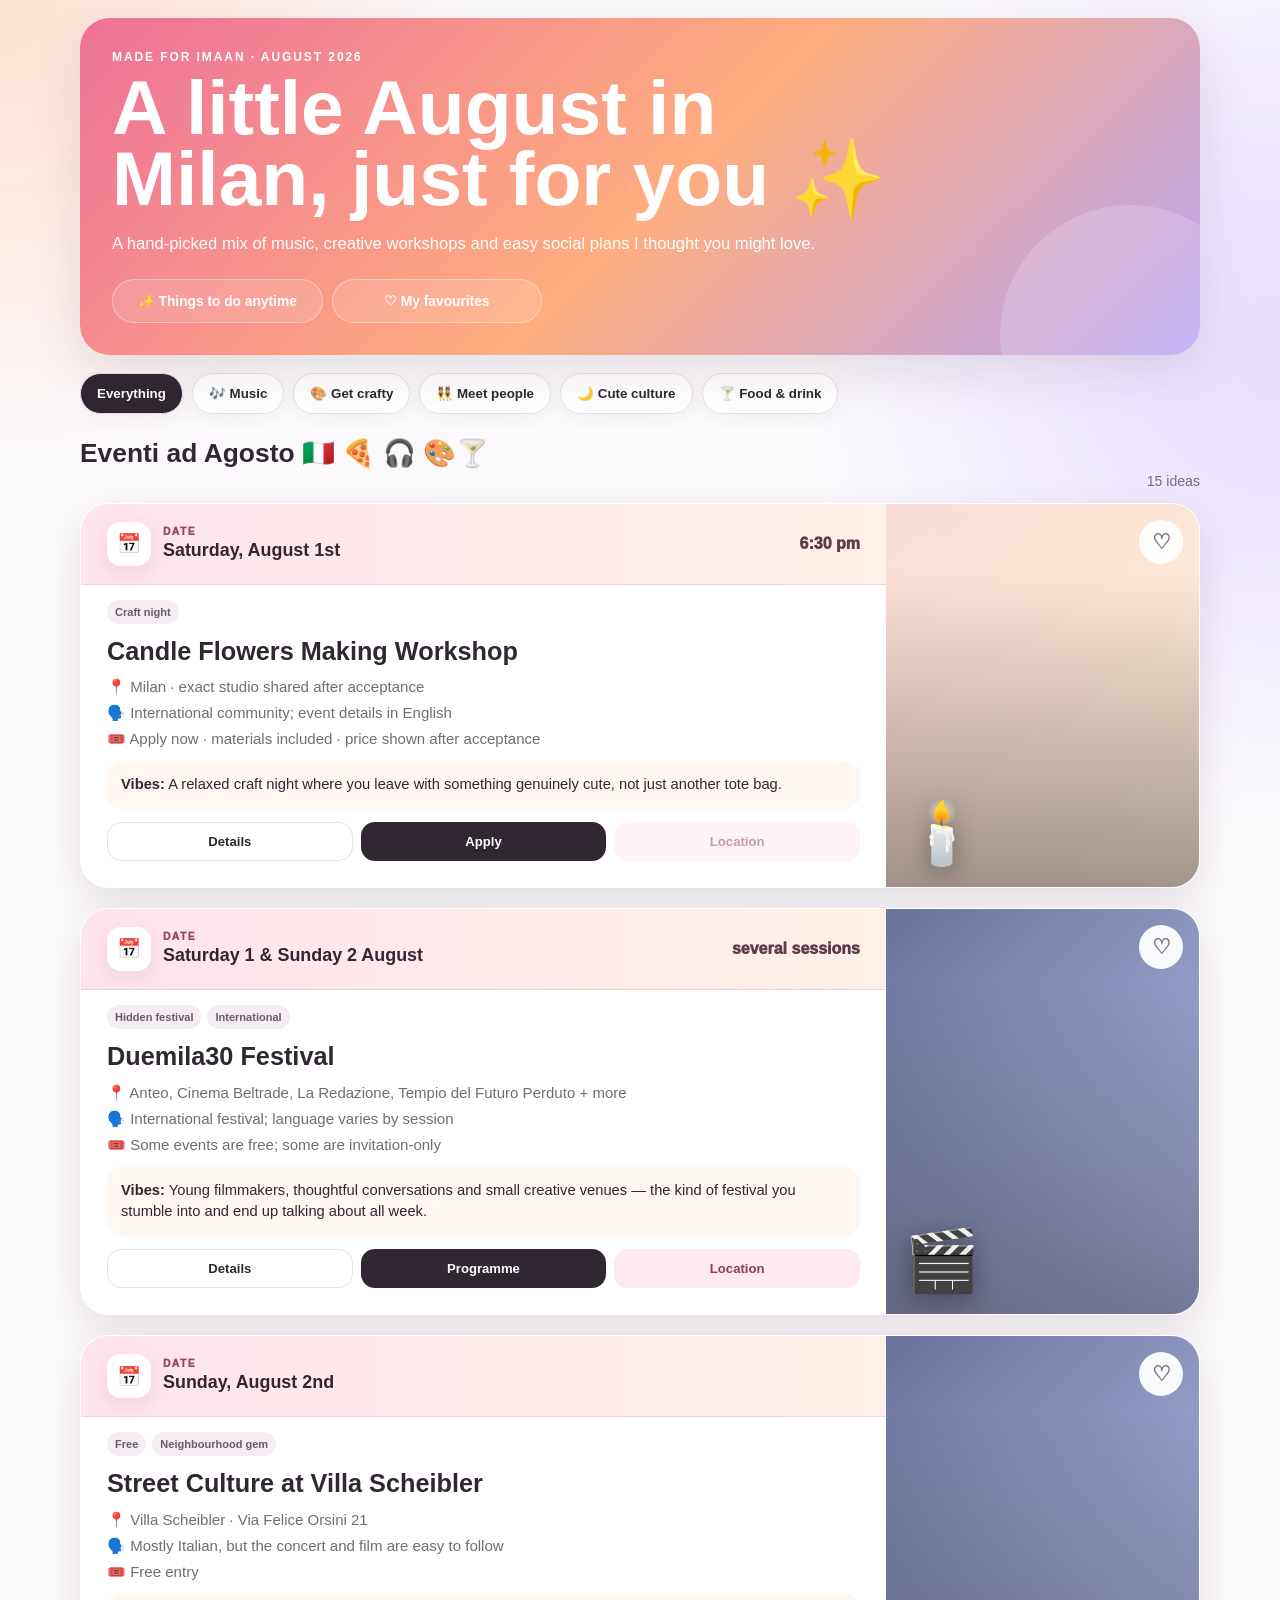
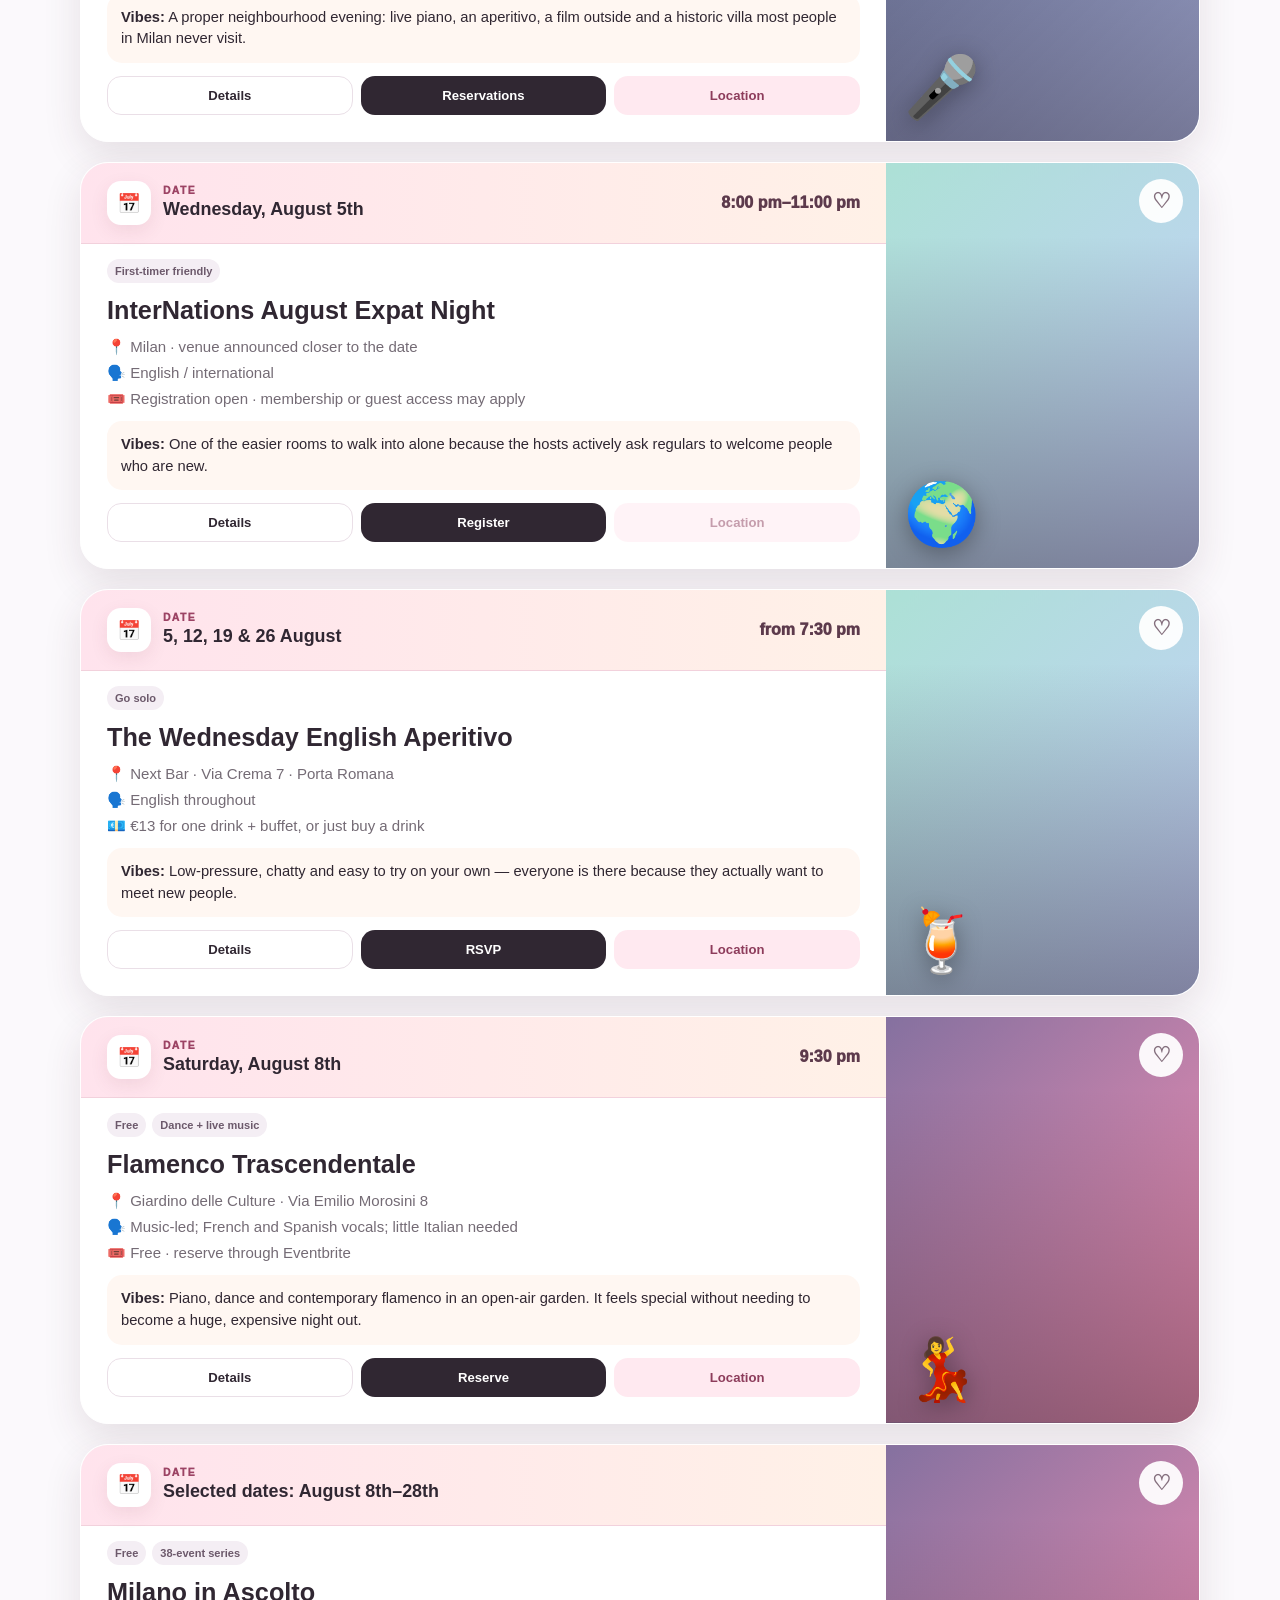
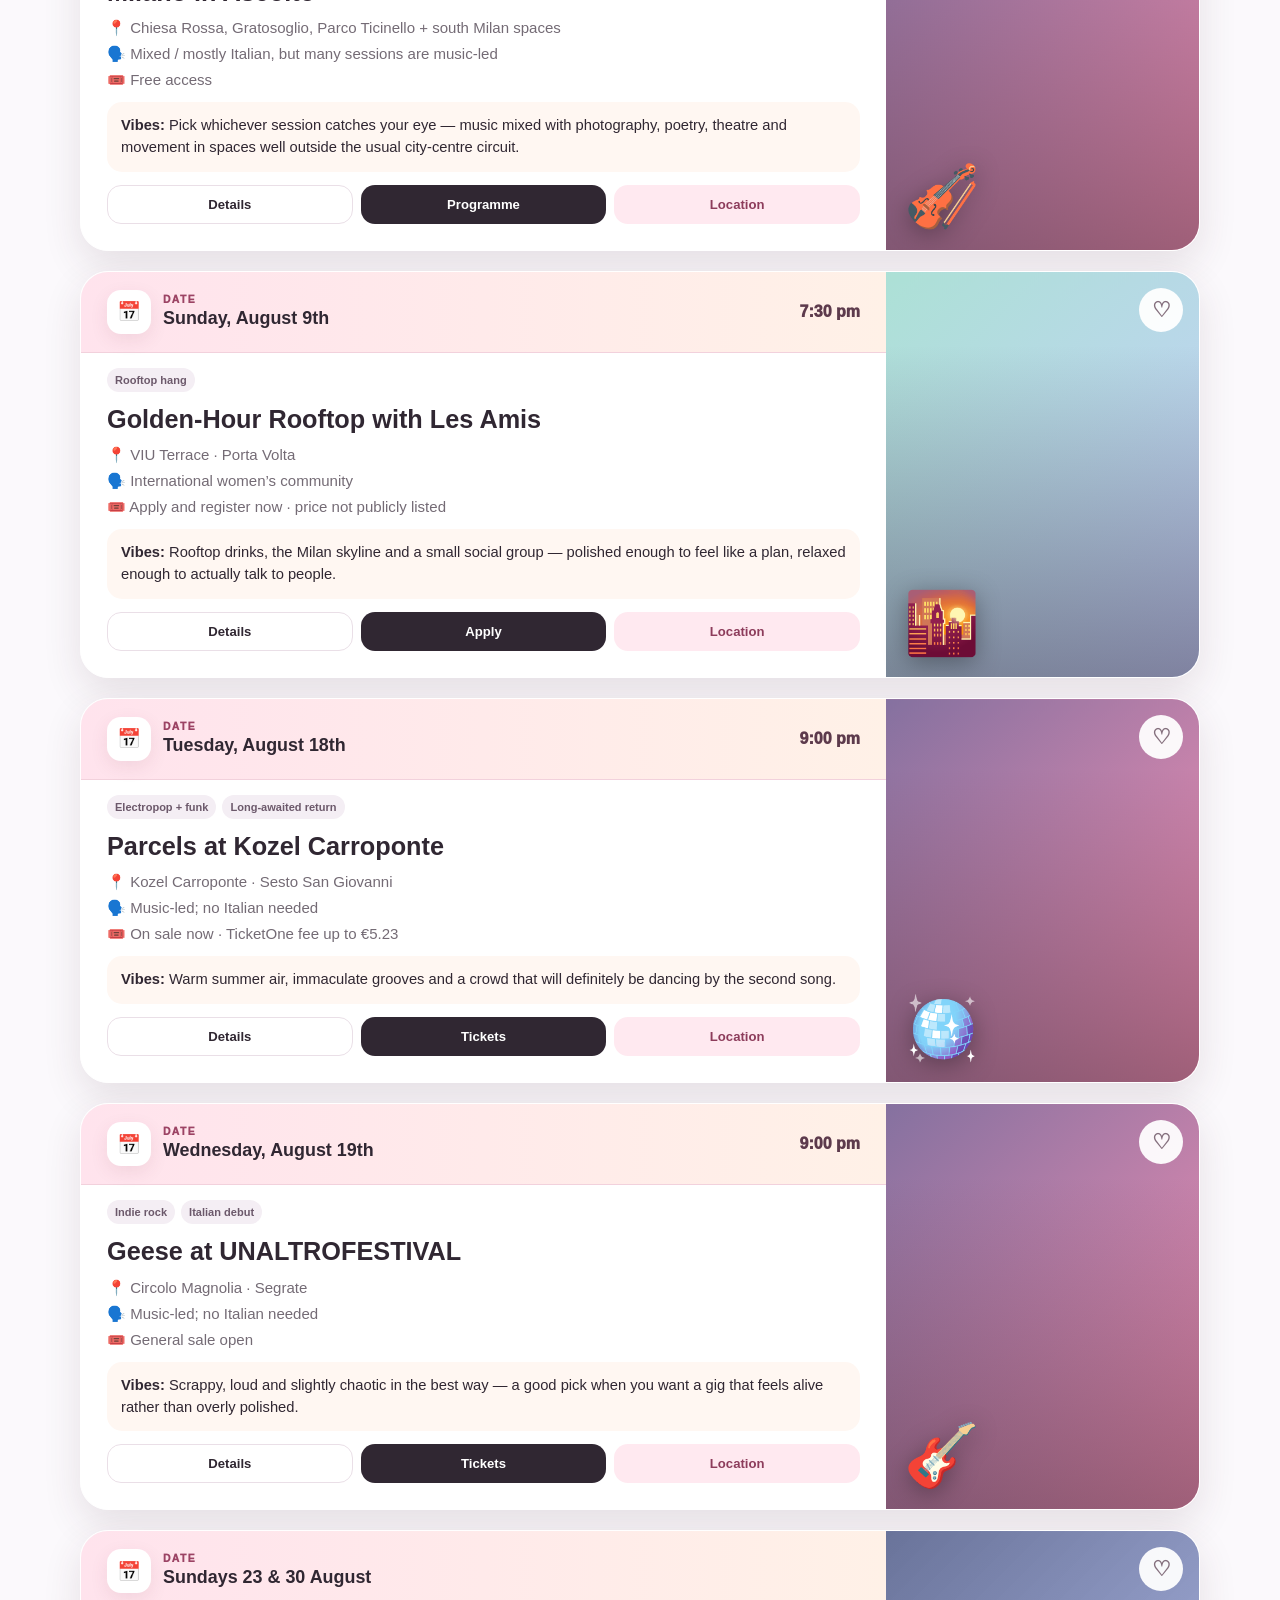
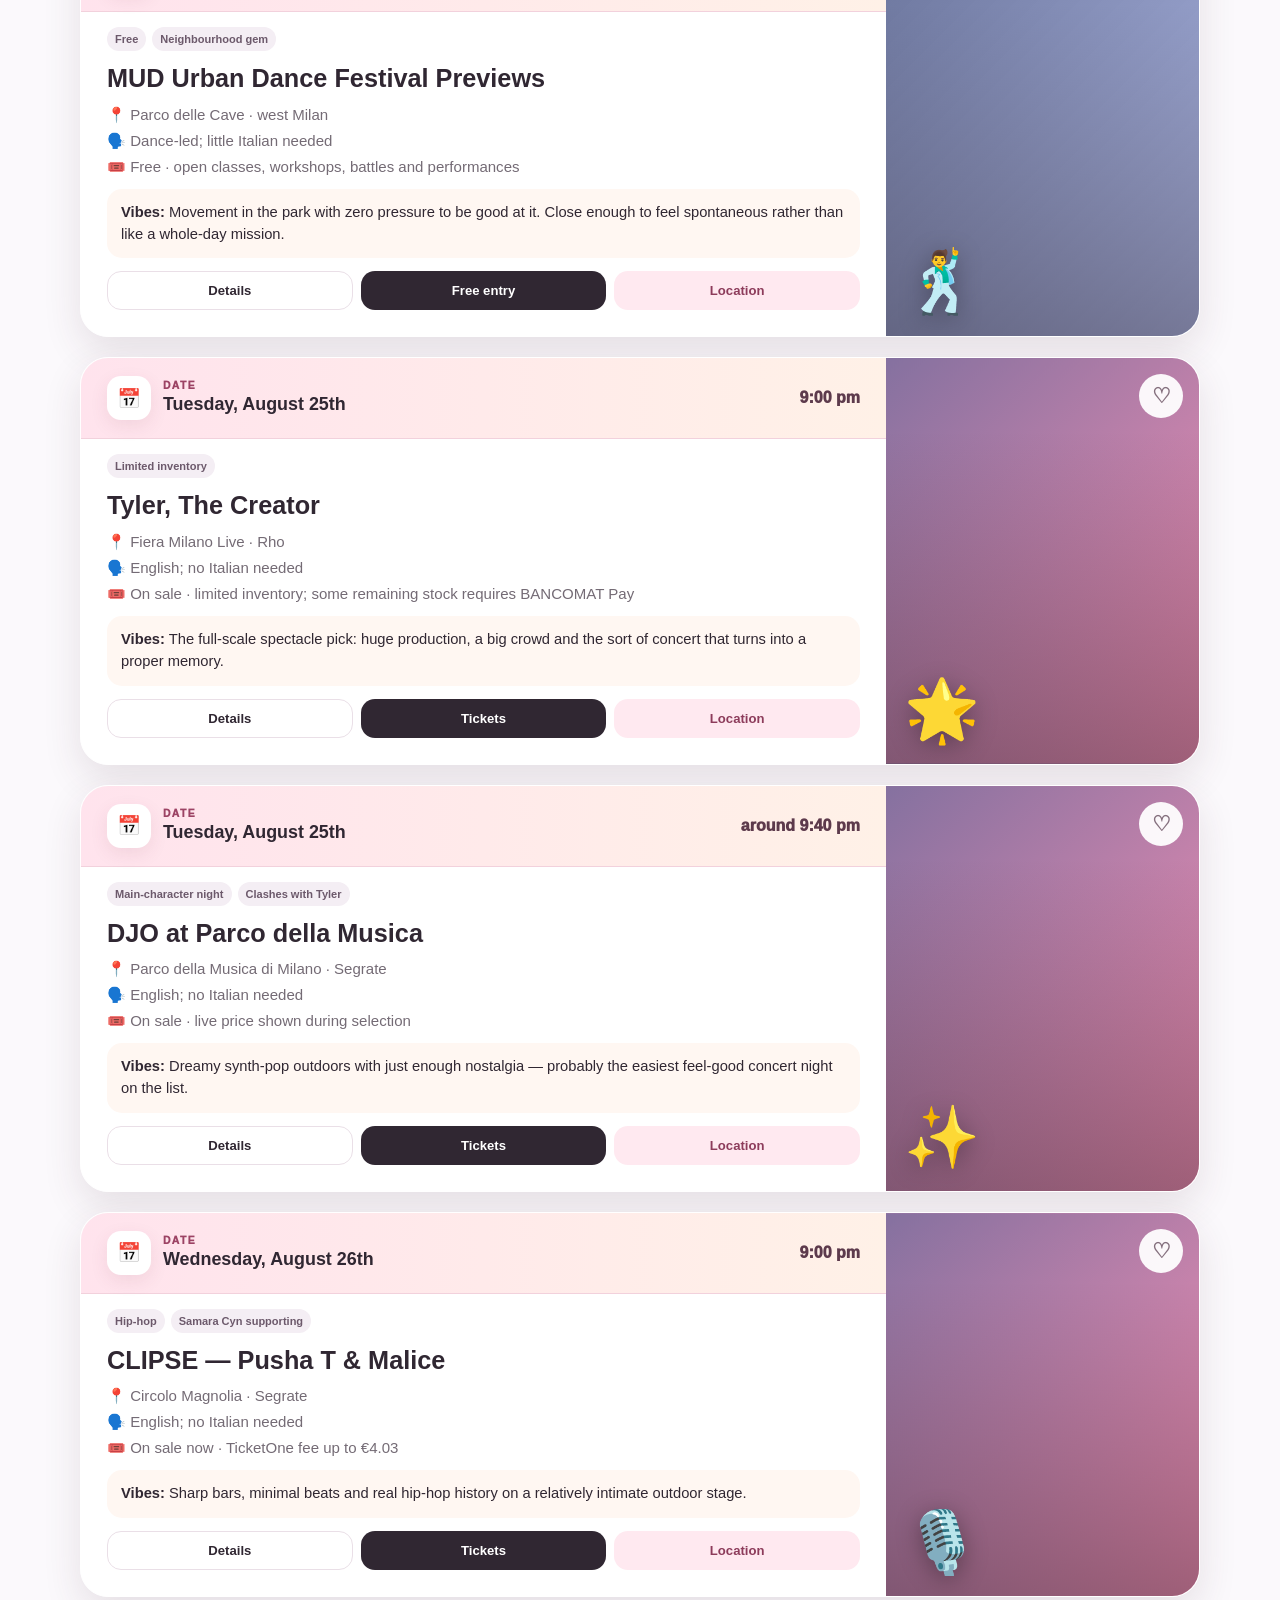
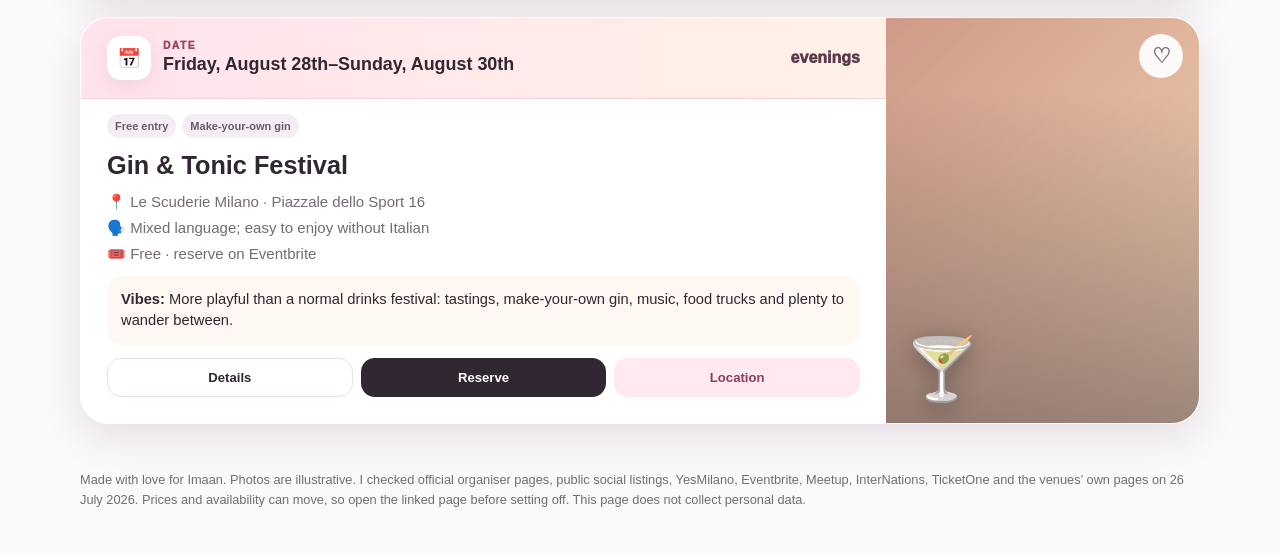
<file: imaan/index.html>
<!doctype html> <html lang="en"> <head> <meta charset="utf-8"> <meta name="viewport" content="width=device-width,initial-scale=1"> <meta name="theme-color" content="#ef7198"> <meta property="og:title" content="Imaan's August in Milan"> <meta property="og:description" content="Fifteen hand-picked August events in Milan, with details, booking links and directions."> <title>Imaan's August in Milan</title> <link rel="stylesheet" href="style.css?v=20260726-5"> <link rel="stylesheet" href="layout-image-right.css?v=20260726-6"> <link rel="stylesheet" href="three-actions.css?v=20260726-11"> <link rel="stylesheet" href="header-actions.css?v=20260726-19"> </head> <body data-source="upcoming"> <main class="wrap"> <section class="hero"> <div class="heroBox"> <div class="kicker">Made for Imaan · August 2026</div> <h1>A little August in Milan, just for you ✨</h1> <p>A hand-picked mix of music, creative workshops and easy social plans I thought you might love.</p> <div class="actions"> <a class="btn glass" href="experiences.html">✨ Things to do anytime</a> <button class="glass" id="saved" type="button">♡ My favourites</button> </div> </div> </section> <nav class="filters" aria-label="Filter August events"> <button class="filter active" data-f="all" type="button">Everything</button> <button class="filter" data-f="music" type="button">🎶 Music</button> <button class="filter" data-f="workshop" type="button">🎨 Get crafty</button> <button class="filter" data-f="social" type="button">👯 Meet people</button> <button class="filter" data-f="culture" type="button">🌙 Cute culture</button> <button class="filter" data-f="food" type="button">🍸 Food &amp; drink</button> </nav> <section class="collection"> <div class="sectionHead"> <div> <h2>Eventi ad Agosto 🇮🇹 🍕 🎧 🎨🍸</h2> <p aria-hidden="true">&nbsp;</p> </div> <p data-count>15 ideas</p> </div> <div class="grid" id="grid"></div> </section> <div class="empty" id="empty">No saved events yet — tap a heart on anything that feels like you 💗</div> <footer class="footer">Made with love for Imaan. Photos are illustrative. I checked official organiser pages, public social listings, YesMilano, Eventbrite, Meetup, InterNations, TicketOne and the venues’ own pages on 26 July 2026. Prices and availability can move, so open the linked page before setting off. This page does not collect personal data.</footer> </main> <div class="toast" id="toast" role="status" aria-live="polite"></div> <script src="upcoming.js?v=20260726-5"></script> <script src="event-actions.js?v=20260726-11"></script> <script src="app-v13.js?v=20260726-19"></script> <script src="favourites-label.js?v=20260726-19"></script> </body> </html>
</file>
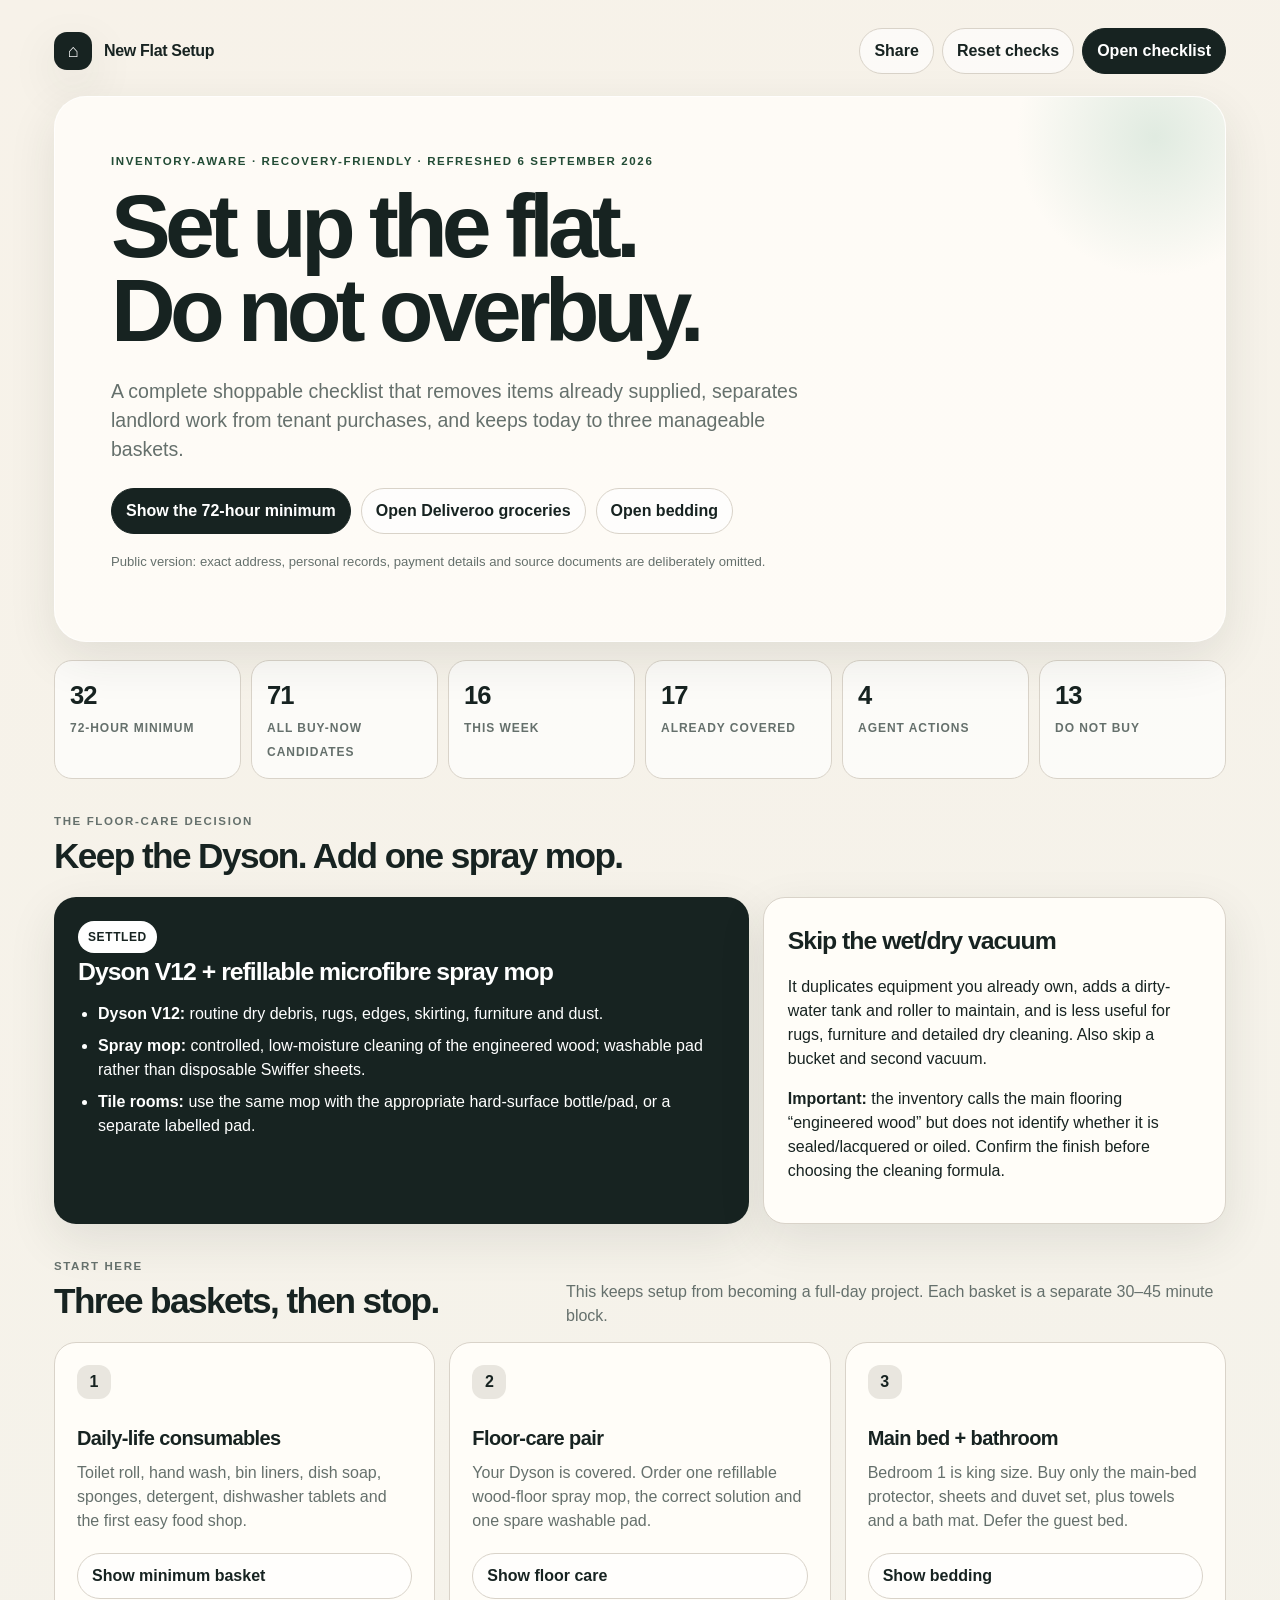
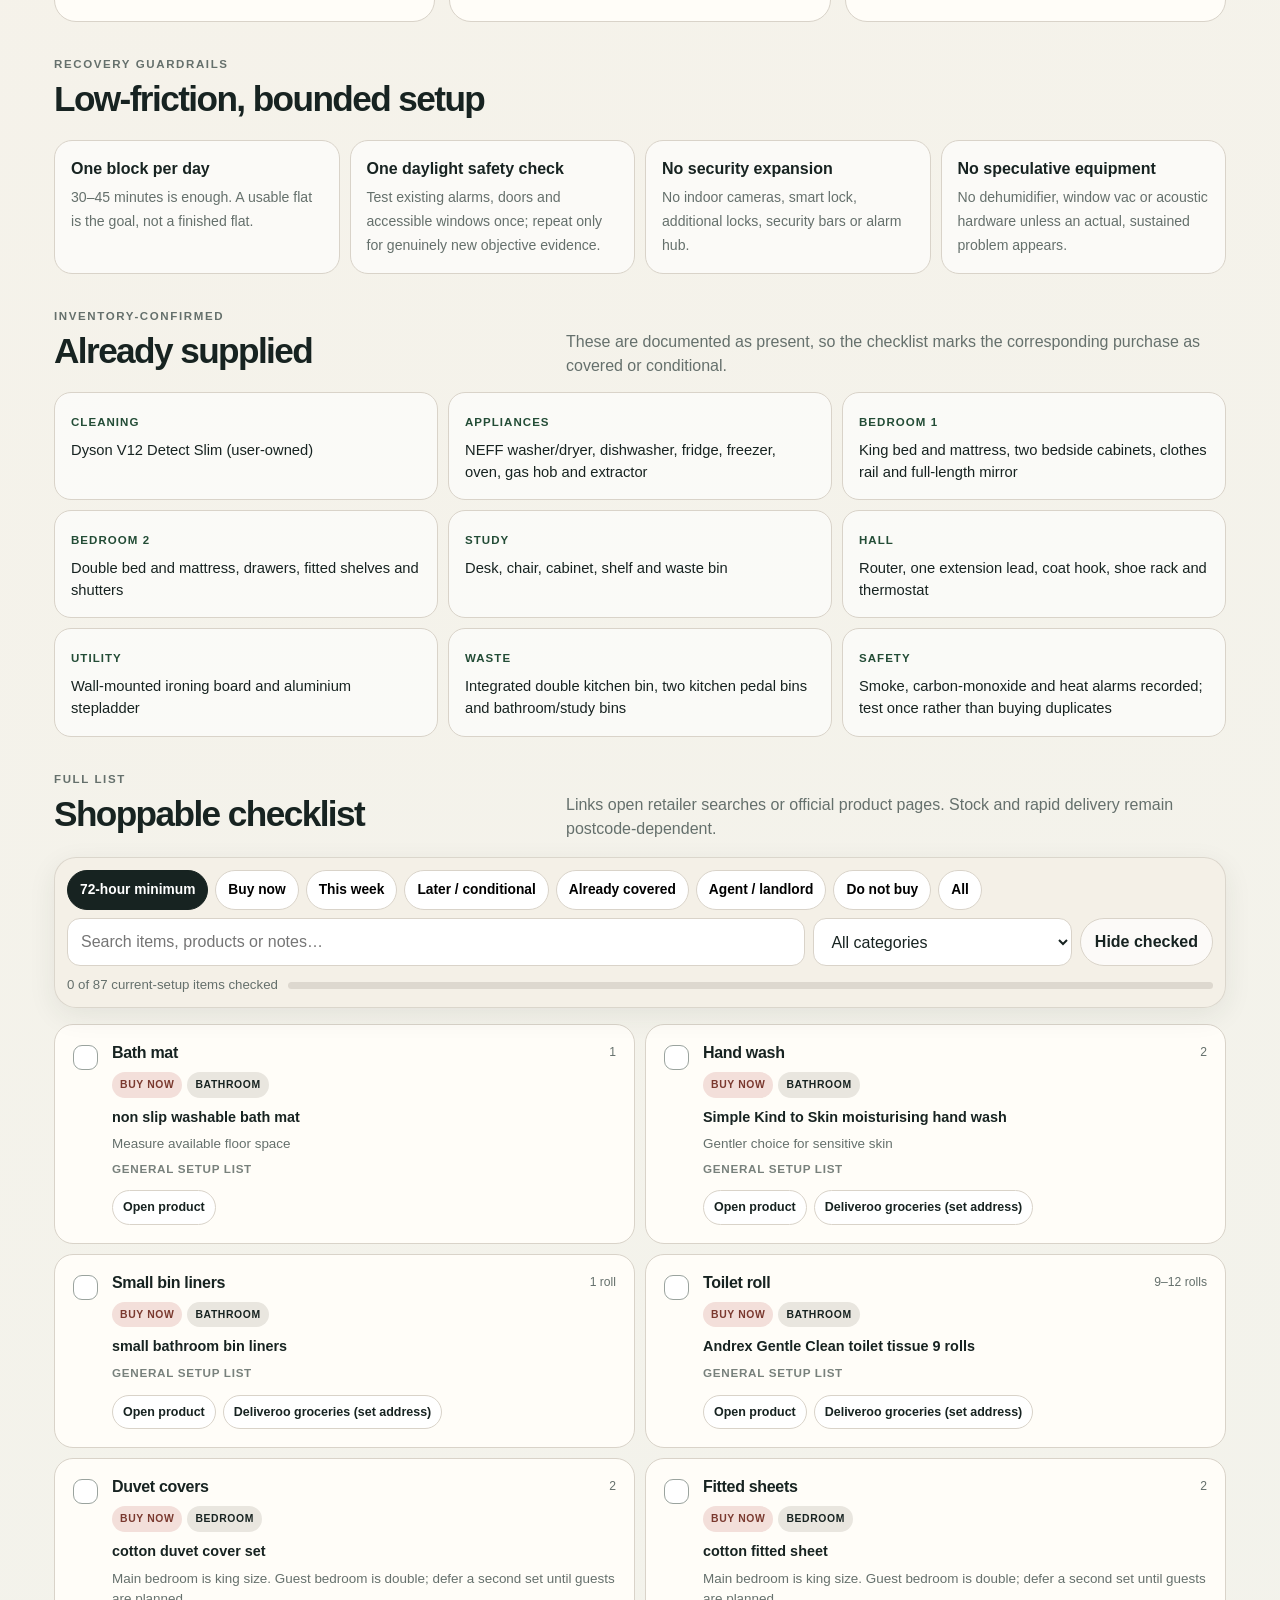
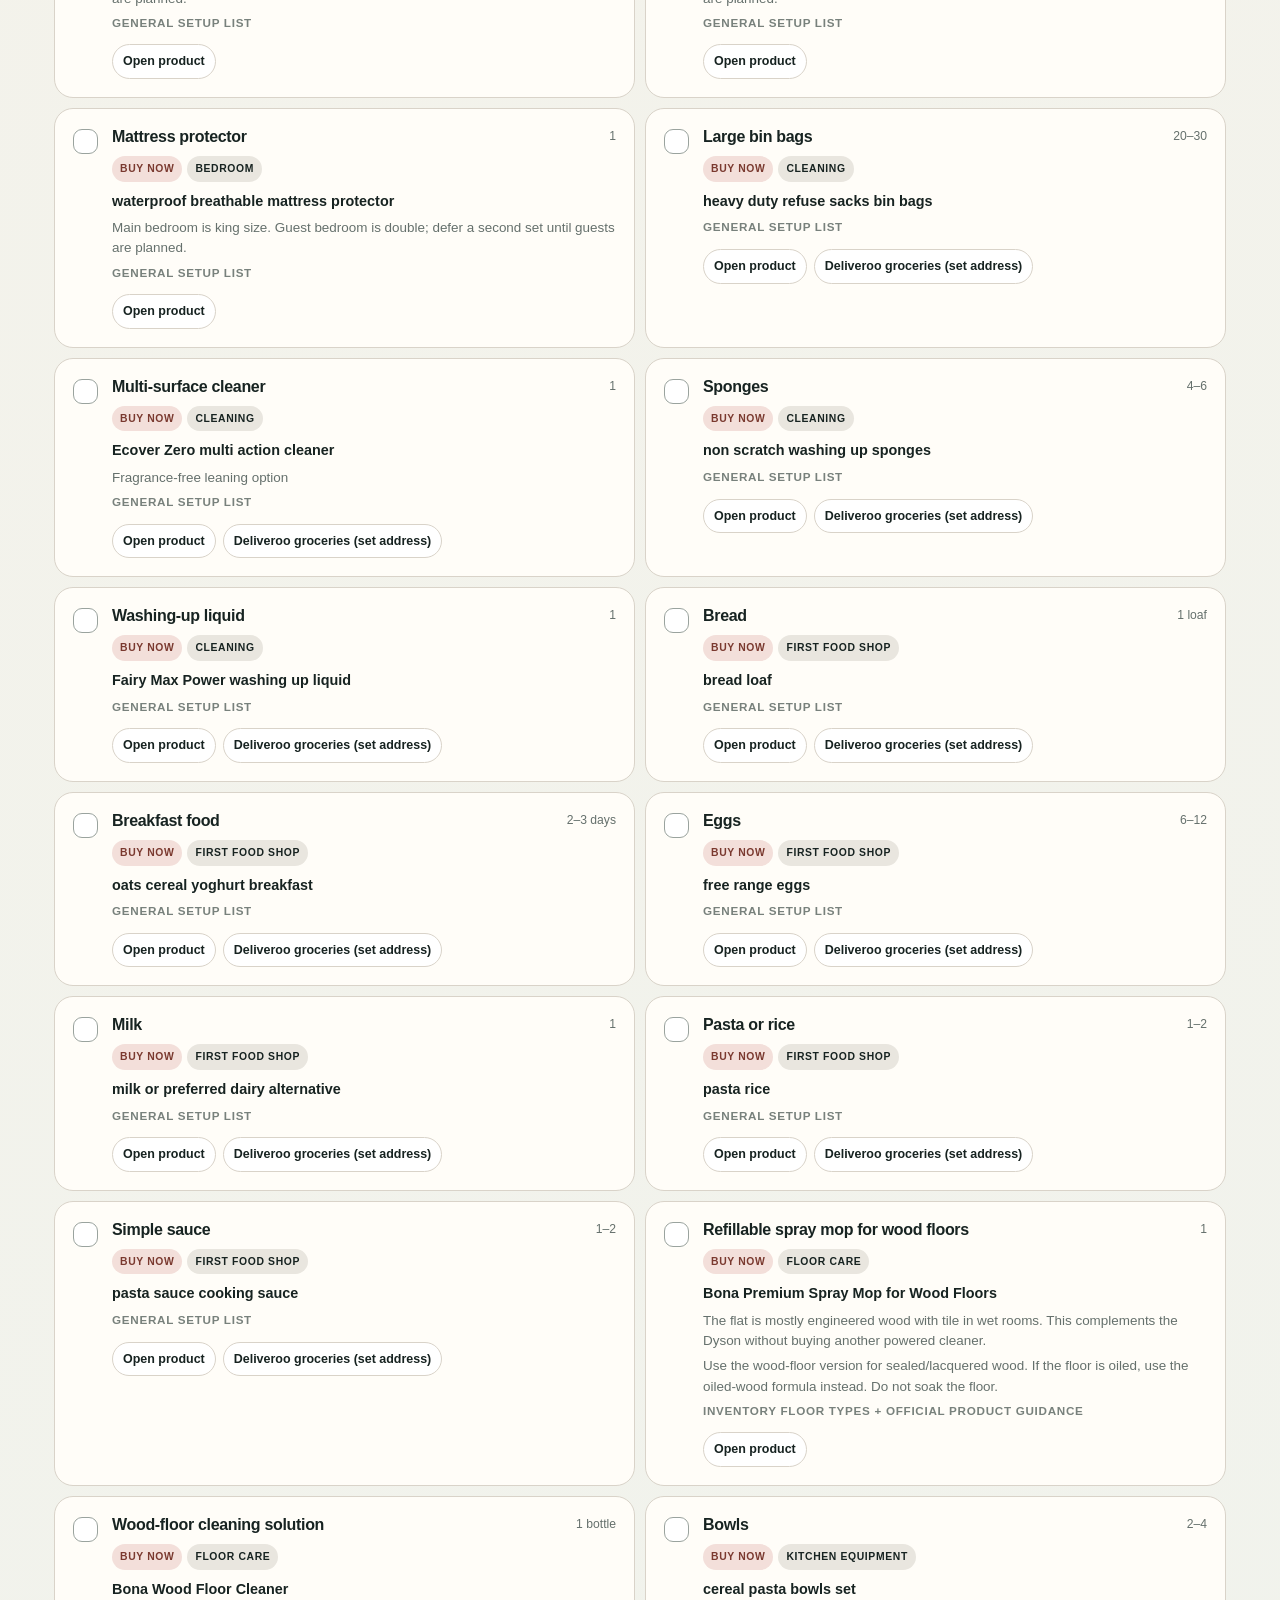
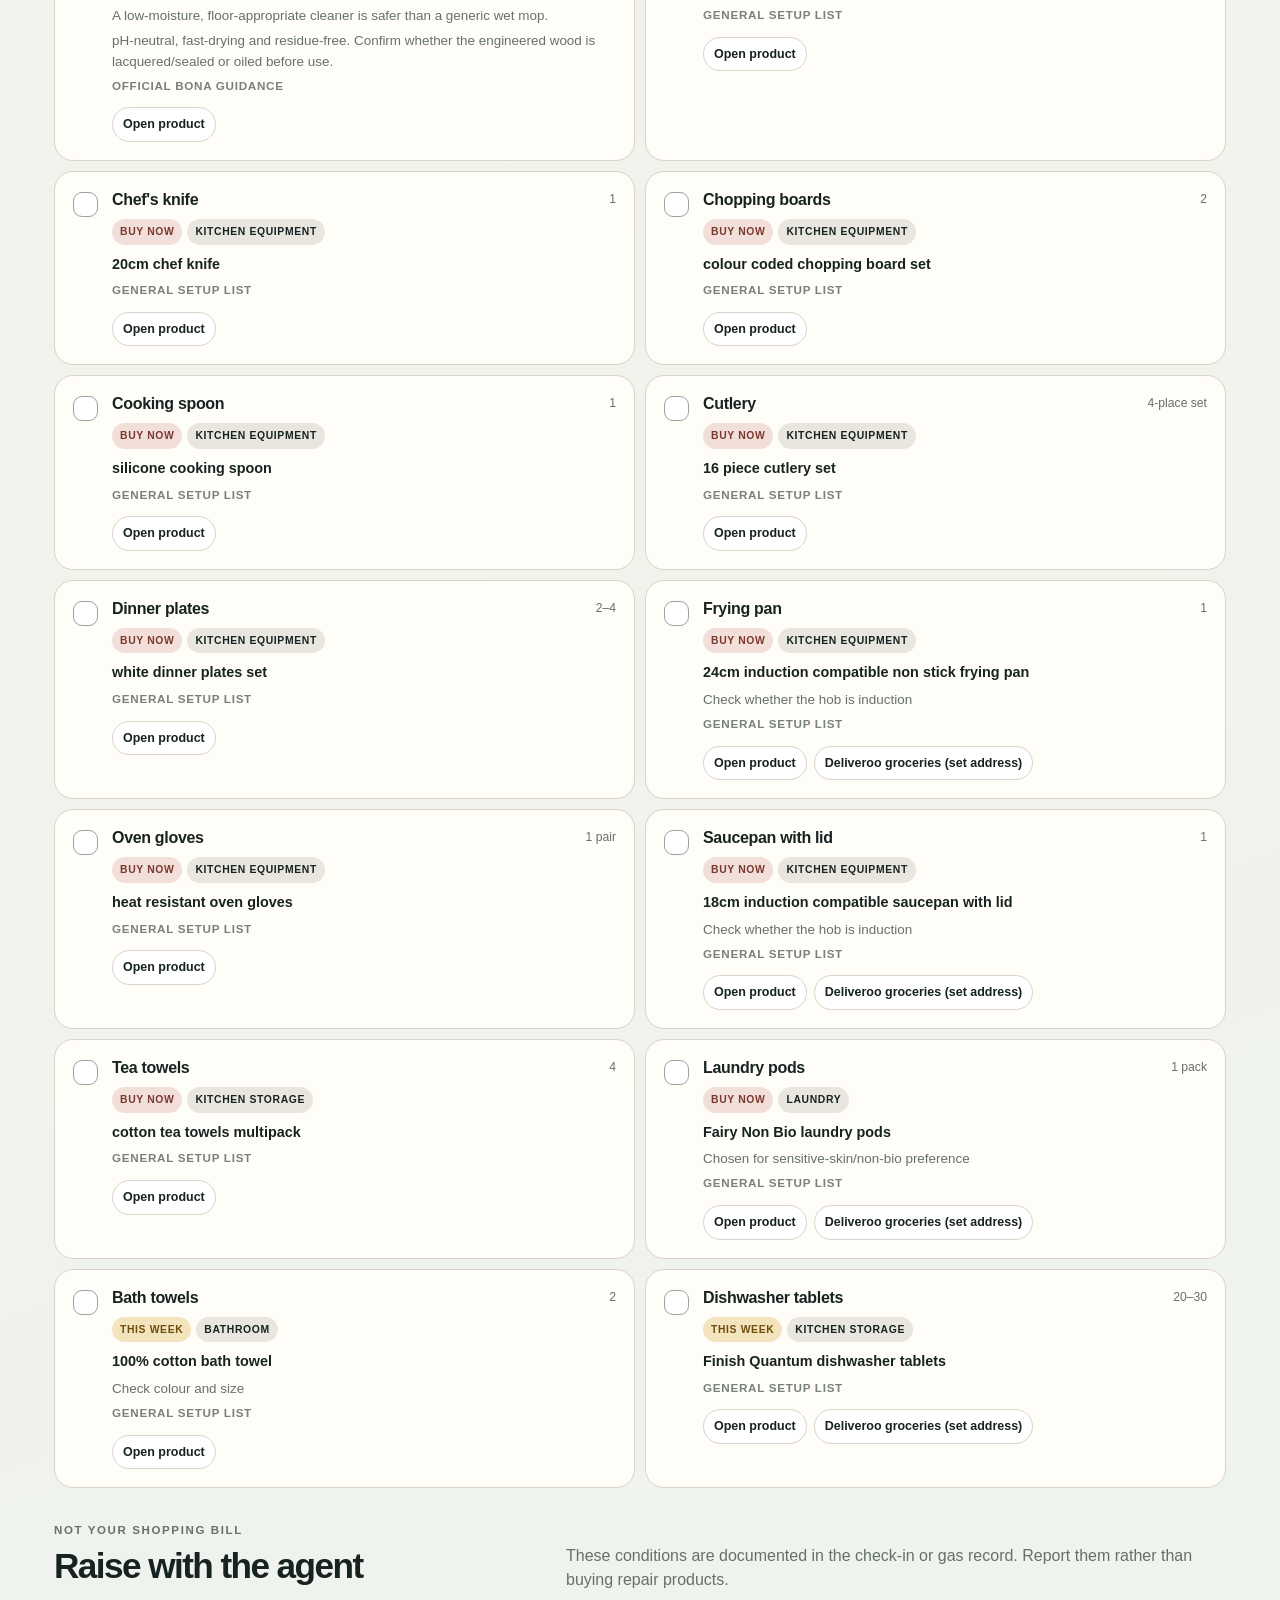
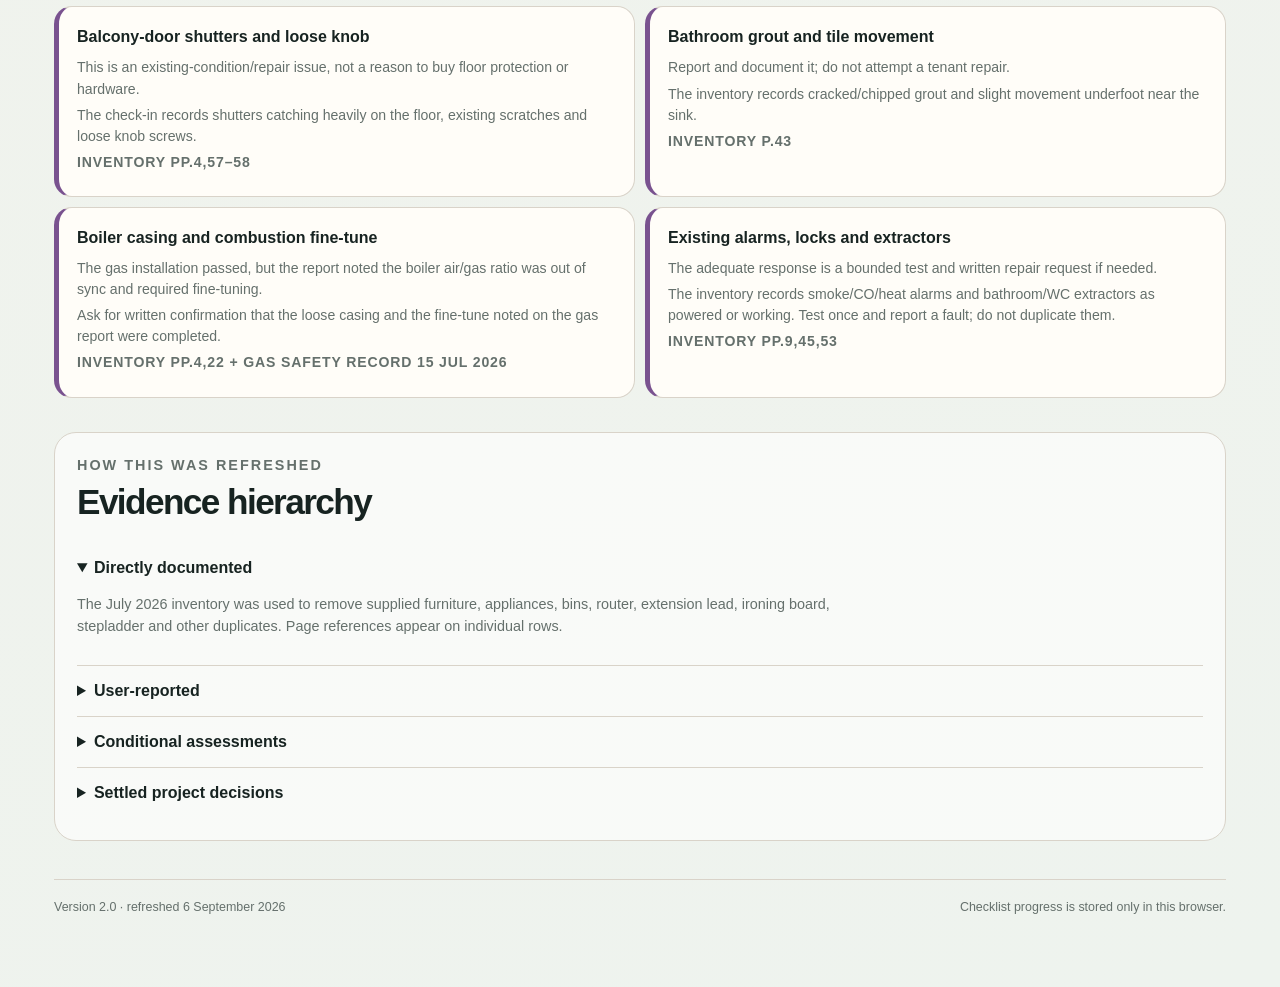
<file: new-flat-setup/index.html>
<!doctype html>
<html lang="en-GB">
<head>
<meta charset="utf-8">
<meta name="viewport" content="width=device-width, initial-scale=1, viewport-fit=cover">
<meta name="theme-color" content="#f4efe6">
<meta name="description" content="An inventory-aware, recovery-friendly new-flat shopping and setup checklist.">
<title>New Flat Setup — inventory-aware checklist</title>
<link rel="stylesheet" href="style.css">
</head>
<body>
<div class="shell">
  <header class="topbar">
    <div class="brand"><span class="brand-mark">⌂</span><span>New Flat Setup</span></div>
    <div class="top-actions">
      <button class="button" id="shareBtn" type="button">Share</button>
      <button class="button" id="resetBtn" type="button">Reset checks</button>
      <a class="button primary" href="#checklist">Open checklist</a>
    </div>
  </header>

  <main>
    <section class="hero">
      <p class="kicker">Inventory-aware · recovery-friendly · refreshed 6 September 2026</p>
      <h1>Set up the flat.<br>Do not overbuy.</h1>
      <p class="hero-copy">A complete shoppable checklist that removes items already supplied, separates landlord work from tenant purchases, and keeps today to three manageable baskets.</p>
      <div class="hero-actions">
        <button class="button primary" id="focusBtn" type="button">Show the 72-hour minimum</button>
        <a class="button" href="https://deliveroo.co.uk/cuisines/grocery-takeaway" target="_blank" rel="noopener">Open Deliveroo groceries</a>
        <a class="button" href="https://www.dunelm.com/category/home-and-furniture/bedding" target="_blank" rel="noopener">Open bedding</a>
      </div>
      <p class="micro">Public version: exact address, personal records, payment details and source documents are deliberately omitted.</p>
    </section>

    <section class="stats" aria-label="Checklist summary">
      <article class="stat"><strong>32</strong><span>72-hour minimum</span></article>
      <article class="stat"><strong>71</strong><span>All buy-now candidates</span></article>
      <article class="stat"><strong>16</strong><span>This week</span></article>
      <article class="stat"><strong>17</strong><span>Already covered</span></article>
      <article class="stat"><strong>4</strong><span>Agent actions</span></article>
      <article class="stat"><strong>13</strong><span>Do not buy</span></article>
    </section>

    <section class="section">
      <div class="section-head"><div><p class="kicker">The floor-care decision</p><h2>Keep the Dyson. Add one spray mop.</h2></div></div>
      <div class="decision">
        <article class="decision-main">
          <span class="verdict">Settled</span>
          <h3>Dyson V12 + refillable microfibre spray mop</h3>
          <ul>
            <li><strong>Dyson V12:</strong> routine dry debris, rugs, edges, skirting, furniture and dust.</li>
            <li><strong>Spray mop:</strong> controlled, low-moisture cleaning of the engineered wood; washable pad rather than disposable Swiffer sheets.</li>
            <li><strong>Tile rooms:</strong> use the same mop with the appropriate hard-surface bottle/pad, or a separate labelled pad.</li>
          </ul>
        </article>
        <article class="decision-side">
          <h3>Skip the wet/dry vacuum</h3>
          <p>It duplicates equipment you already own, adds a dirty-water tank and roller to maintain, and is less useful for rugs, furniture and detailed dry cleaning. Also skip a bucket and second vacuum.</p>
          <p><strong>Important:</strong> the inventory calls the main flooring “engineered wood” but does not identify whether it is sealed/lacquered or oiled. Confirm the finish before choosing the cleaning formula.</p>
        </article>
      </div>
    </section>

    <section class="section">
      <div class="section-head"><div><p class="kicker">Start here</p><h2>Three baskets, then stop.</h2></div><p>This keeps setup from becoming a full-day project. Each basket is a separate 30–45 minute block.</p></div>
      <div class="focus-grid">
        <article class="focus-card"><span class="num">1</span><h3>Daily-life consumables</h3><p>Toilet roll, hand wash, bin liners, dish soap, sponges, detergent, dishwasher tablets and the first easy food shop.</p><button class="button" data-filter-action="minimum">Show minimum basket</button></article>
        <article class="focus-card"><span class="num">2</span><h3>Floor-care pair</h3><p>Your Dyson is covered. Order one refillable wood-floor spray mop, the correct solution and one spare washable pad.</p><button class="button" data-category-action="Floor care">Show floor care</button></article>
        <article class="focus-card"><span class="num">3</span><h3>Main bed + bathroom</h3><p>Bedroom 1 is king size. Buy only the main-bed protector, sheets and duvet set, plus towels and a bath mat. Defer the guest bed.</p><button class="button" data-search-action="king">Show bedding</button></article>
      </div>
    </section>

    <section class="section">
      <div class="section-head"><div><p class="kicker">Recovery guardrails</p><h2>Low-friction, bounded setup</h2></div></div>
      <div class="guardrails">
        <article class="guardrail"><strong>One block per day</strong><span>30–45 minutes is enough. A usable flat is the goal, not a finished flat.</span></article>
        <article class="guardrail"><strong>One daylight safety check</strong><span>Test existing alarms, doors and accessible windows once; repeat only for genuinely new objective evidence.</span></article>
        <article class="guardrail"><strong>No security expansion</strong><span>No indoor cameras, smart lock, additional locks, security bars or alarm hub.</span></article>
        <article class="guardrail"><strong>No speculative equipment</strong><span>No dehumidifier, window vac or acoustic hardware unless an actual, sustained problem appears.</span></article>
      </div>
    </section>

    <section class="section">
      <div class="section-head"><div><p class="kicker">Inventory-confirmed</p><h2>Already supplied</h2></div><p>These are documented as present, so the checklist marks the corresponding purchase as covered or conditional.</p></div>
      <div class="provided-grid"><article class="provided-card"><span>Cleaning</span><p>Dyson V12 Detect Slim (user-owned)</p></article><article class="provided-card"><span>Appliances</span><p>NEFF washer/dryer, dishwasher, fridge, freezer, oven, gas hob and extractor</p></article><article class="provided-card"><span>Bedroom 1</span><p>King bed and mattress, two bedside cabinets, clothes rail and full-length mirror</p></article><article class="provided-card"><span>Bedroom 2</span><p>Double bed and mattress, drawers, fitted shelves and shutters</p></article><article class="provided-card"><span>Study</span><p>Desk, chair, cabinet, shelf and waste bin</p></article><article class="provided-card"><span>Hall</span><p>Router, one extension lead, coat hook, shoe rack and thermostat</p></article><article class="provided-card"><span>Utility</span><p>Wall-mounted ironing board and aluminium stepladder</p></article><article class="provided-card"><span>Waste</span><p>Integrated double kitchen bin, two kitchen pedal bins and bathroom/study bins</p></article><article class="provided-card"><span>Safety</span><p>Smoke, carbon-monoxide and heat alarms recorded; test once rather than buying duplicates</p></article></div>
    </section>

    <section class="section" id="checklist">
      <div class="section-head"><div><p class="kicker">Full list</p><h2>Shoppable checklist</h2></div><p>Links open retailer searches or official product pages. Stock and rapid delivery remain postcode-dependent.</p></div>
      <div class="controls-wrap">
        <div class="tabs" role="tablist" aria-label="Checklist stages">
          <button class="tab active" data-stage="minimum">72-hour minimum</button>
          <button class="tab" data-stage="now">Buy now</button>
          <button class="tab" data-stage="week">This week</button>
          <button class="tab" data-stage="later">Later / conditional</button>
          <button class="tab" data-stage="covered">Already covered</button>
          <button class="tab" data-stage="agent">Agent / landlord</button>
          <button class="tab" data-stage="skip">Do not buy</button>
          <button class="tab" data-stage="all">All</button>
        </div>
        <div class="filters">
          <input class="search" id="search" type="search" placeholder="Search items, products or notes…" aria-label="Search checklist">
          <select class="select" id="category" aria-label="Filter by category"><option value="all">All categories</option></select>
          <button class="button" id="hideDone" type="button">Hide checked</button>
        </div>
        <div class="progress-line"><span id="progressText">0 checked</span><span class="progress-bar"><i id="progressBar"></i></span></div>
      </div>
      <div class="list" id="list" aria-live="polite"></div>
    </section>

    <section class="section">
      <div class="section-head"><div><p class="kicker">Not your shopping bill</p><h2>Raise with the agent</h2></div><p>These conditions are documented in the check-in or gas record. Report them rather than buying repair products.</p></div>
      <div class="agent-grid" id="agentGrid"></div>
    </section>

    <section class="section sources">
      <div class="section-head"><div><p class="kicker">How this was refreshed</p><h2>Evidence hierarchy</h2></div></div>
      <details open><summary>Directly documented</summary><p>The July 2026 inventory was used to remove supplied furniture, appliances, bins, router, extension lead, ironing board, stepladder and other duplicates. Page references appear on individual rows.</p></details>
      <details><summary>User-reported</summary><p>The Dyson V12 is treated as already owned. That converts the floor-care recommendation from “buy a vacuum” to “add a low-moisture spray mop.”</p></details>
      <details><summary>Conditional assessments</summary><p>The environmental and acoustic dossiers are desk assessments, not measured surveys. Their dehumidifier, window-vac, rug-underlay and anti-vibration suggestions therefore remain conditional unless direct evidence appears.</p></details>
      <details><summary>Settled project decisions</summary><p>The 2026 recovery project supersedes the earlier security shopping list: no indoor cameras, additional locks, smart lock, security bars or alarm hub; one daylight security check and the one-check rule afterward.</p></details>
    </section>
  </main>

  <footer class="footer"><span>Version 2.0 · refreshed 6 September 2026</span><span>Checklist progress is stored only in this browser.</span></footer>
</div>
<div class="toast" id="toast" role="status"></div>
<script src="data.js"></script>
<script src="app.js"></script>
</body>
</html>
</file>
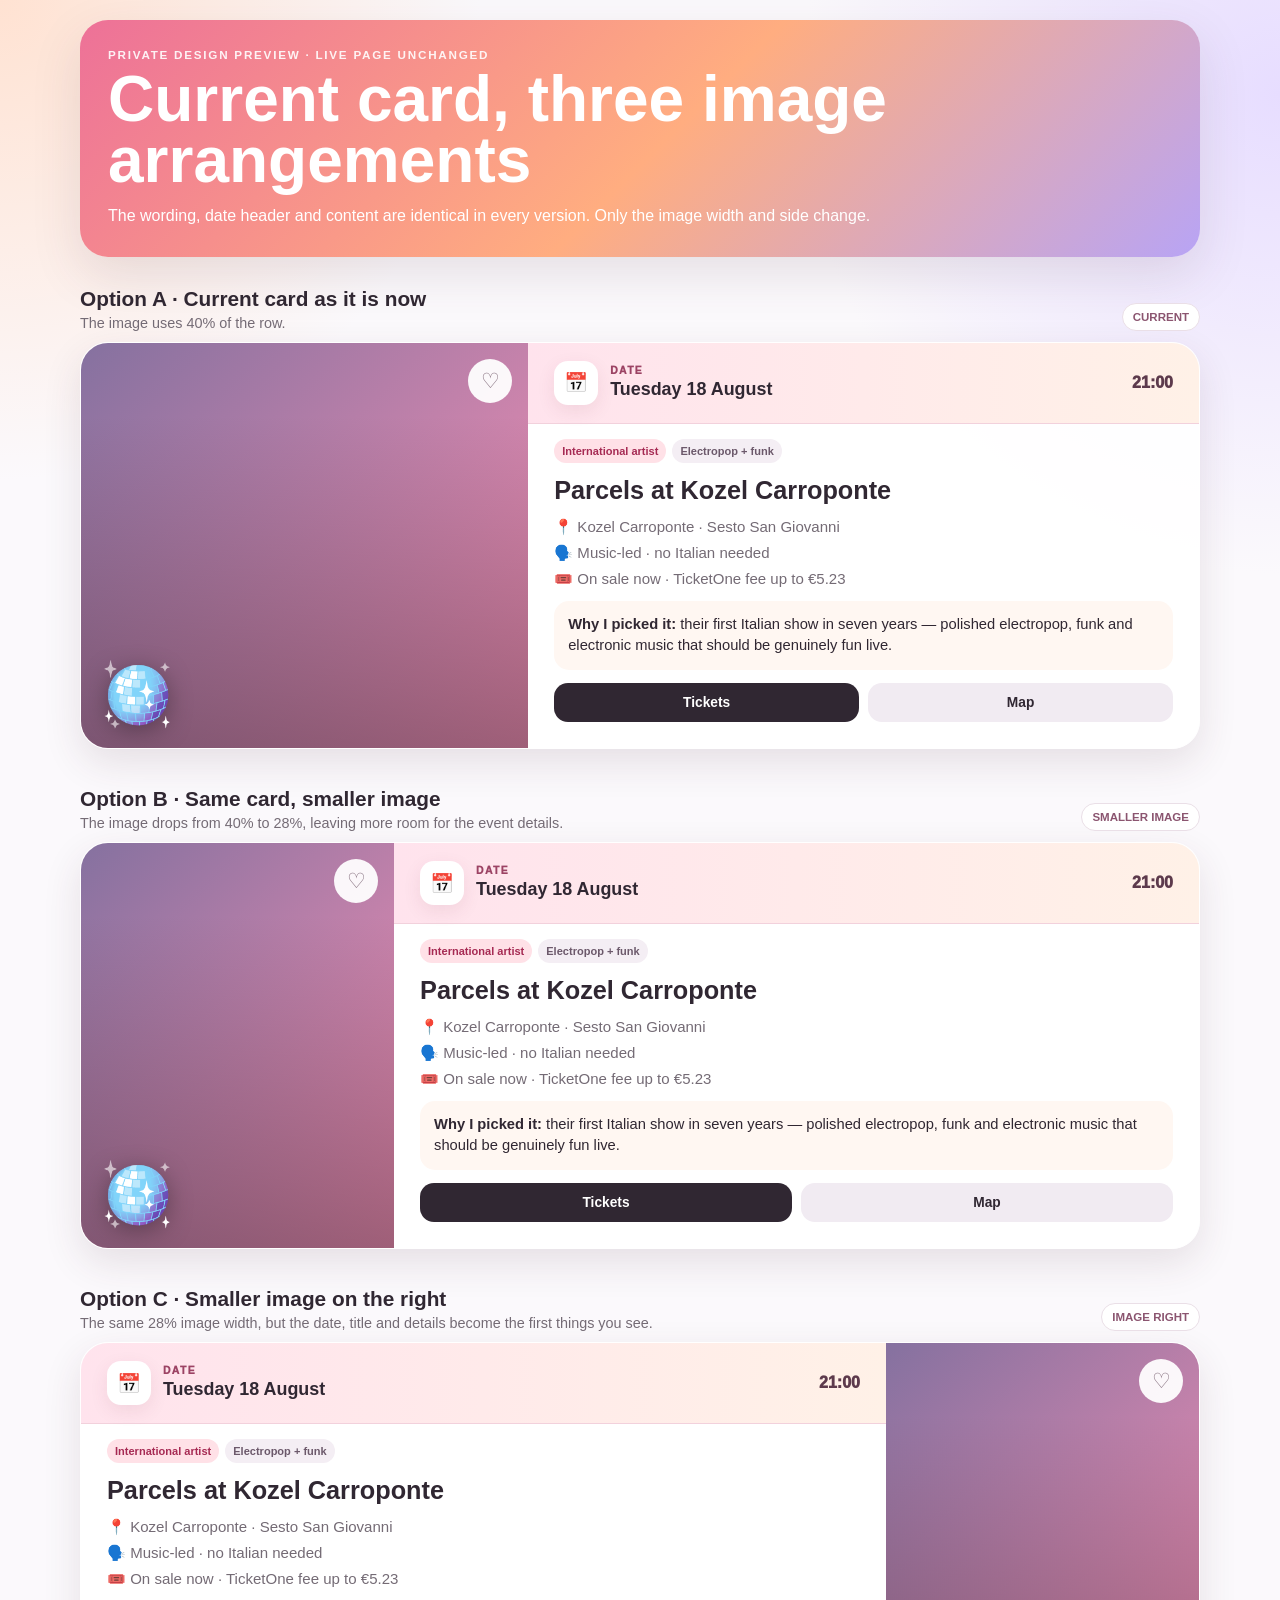
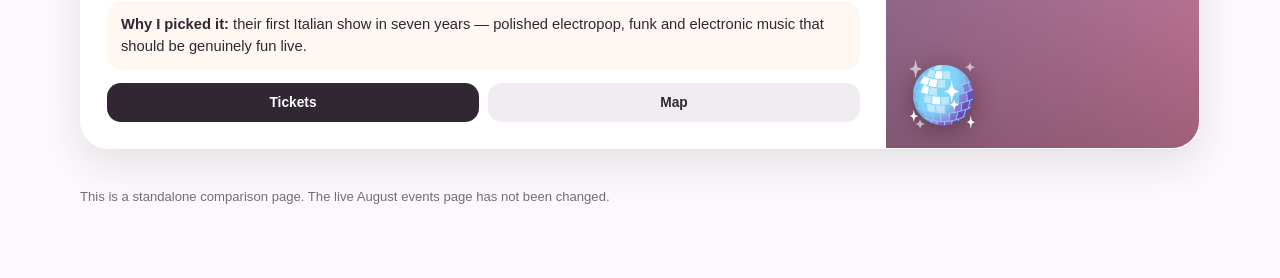
<file: imaan/current-card-variations.html>
<!doctype html>
<html lang="en">
<head>
  <meta charset="utf-8">
  <meta name="viewport" content="width=device-width,initial-scale=1">
  <meta name="theme-color" content="#ef7198">
  <meta name="robots" content="noindex">
  <title>Current card variations · Imaan in Milan</title>
  <style>
    :root{
      --ink:#302732;
      --muted:#746b75;
      --line:#eadfe7;
      --rose:#ef7198;
      --shadow:0 18px 50px rgba(83,54,73,.13);
    }
    *{box-sizing:border-box}
    body{
      margin:0;
      color:var(--ink);
      font-family:Inter,ui-sans-serif,-apple-system,BlinkMacSystemFont,"Segoe UI",sans-serif;
      background:
        radial-gradient(circle at 0 0,#ffe2d2 0,transparent 30rem),
        radial-gradient(circle at 100% 5%,#e7ddff 0,transparent 30rem),
        #fbf9fc;
    }
    .wrap{width:min(1120px,calc(100% - 28px));margin:auto;padding:20px 0 58px}
    .intro{
      padding:28px;
      border-radius:28px;
      color:#fff;
      background:linear-gradient(135deg,#ed7198,#ffad80 52%,#b8a4f5);
      box-shadow:var(--shadow);
      margin-bottom:26px;
    }
    .kicker{font-size:.73rem;letter-spacing:.15em;text-transform:uppercase;font-weight:900;opacity:.9}
    h1{font-size:clamp(2rem,6vw,4rem);line-height:.95;margin:.5rem 0 .85rem;max-width:800px}
    .intro p{margin:0;line-height:1.55;max-width:800px}
    .option{margin:30px 0 38px}
    .optionHead{display:flex;align-items:end;justify-content:space-between;gap:18px;margin-bottom:11px}
    .optionHead h2{margin:0;font-size:1.3rem}
    .optionHead p{margin:4px 0 0;color:var(--muted);font-size:.9rem}
    .badge{flex:0 0 auto;padding:7px 10px;border-radius:999px;background:#fff;border:1px solid var(--line);color:#8b5570;font-size:.72rem;font-weight:900}

    .card{
      background:#fffffff0;
      border:1px solid #fff;
      border-radius:28px;
      box-shadow:0 14px 38px rgba(71,44,60,.12);
      overflow:hidden;
      display:grid;
    }
    .current{grid-template-columns:minmax(300px,40%) 1fr;min-height:310px}
    .reduced-left{grid-template-columns:minmax(230px,28%) 1fr;min-height:290px}
    .reduced-right{grid-template-columns:1fr minmax(230px,28%);min-height:290px}

    .visual{
      min-height:100%;
      padding:18px;
      position:relative;
      display:flex;
      align-items:flex-end;
      background:
        linear-gradient(135deg,#482a70aa,#fa5a8faa),
        url('https://images.unsplash.com/photo-1501386761578-eac5c94b800a?auto=format&fit=crop&w=1400&q=84') center/cover;
    }
    .visual:before{content:"";position:absolute;inset:0;background:linear-gradient(180deg,transparent 18%,#251d296e 100%)}
    .emoji{position:relative;font-size:3.8rem;filter:drop-shadow(0 5px 12px #0005)}
    .fav{position:absolute;z-index:2;right:16px;top:16px;width:44px;height:44px;padding:0;border:0;border-radius:50%;background:#fffffff0;color:#846f7d;font-size:1.3rem}

    .body{padding:26px;display:flex;flex-direction:column;gap:13px;min-width:0}
    .contentDate{
      margin:-26px -26px 2px;
      padding:18px 26px;
      background:linear-gradient(90deg,#ffe3ed,#fff1e7);
      border-bottom:1px solid #f2d1dc;
      display:flex;
      align-items:center;
      justify-content:space-between;
      gap:15px;
    }
    .dateLeft{display:flex;align-items:center;gap:12px;min-width:0}
    .dateIcon{width:44px;height:44px;flex:0 0 44px;border-radius:14px;background:#fff;display:grid;place-items:center;box-shadow:0 6px 18px #73394f18;font-size:1.2rem}
    .dateCopy{min-width:0}
    .dateCopy small{display:block;color:#9c4364;font-size:.65rem;letter-spacing:.13em;text-transform:uppercase;font-weight:950}
    .dateCopy strong{display:block;margin-top:3px;font-size:1.12rem;line-height:1.22}
    .dateTime{font-weight:950;font-size:1rem;color:#5d3a4c;white-space:nowrap}
    .tags{display:flex;gap:6px;flex-wrap:wrap}
    .tag{font-size:.69rem;font-weight:900;padding:6px 8px;border-radius:999px;background:#f4eef4;color:#6c596b}
    .tag.hot{background:#ffe1e7;color:#a62a53}
    .card h3{margin:0;font-size:1.58rem;line-height:1.13}
    .meta{display:grid;gap:8px;color:var(--muted);font-size:.94rem}
    .note{background:#fff7f2;border-radius:15px;padding:13px 14px;line-height:1.48;font-size:.92rem}
    .cardActions{display:flex;gap:9px;flex-wrap:wrap;margin-top:auto}
    .cardActions a{flex:1;border-radius:14px;padding:12px;font-size:.86rem;font-weight:850;text-align:center;text-decoration:none}
    .book{background:var(--ink);color:#fff}
    .map{background:#f1ebf2;color:var(--ink)}
    .footer{color:var(--muted);font-size:.82rem;line-height:1.5;margin-top:16px}

    @media(max-width:760px){
      .optionHead{align-items:start;flex-direction:column;gap:8px}
      .current,.reduced-left,.reduced-right{grid-template-columns:1fr;min-height:0}
      .reduced-right .visual{order:-1}
      .visual{min-height:210px}
      .body{padding:21px}
      .contentDate{margin:-21px -21px 2px;padding:16px 21px;align-items:flex-start}
      .dateCopy strong{font-size:1rem}
      .dateTime{font-size:.93rem;padding-top:17px}
      .card h3{font-size:1.42rem}
    }
  </style>
</head>
<body>
  <main class="wrap">
    <section class="intro">
      <div class="kicker">Private design preview · live page unchanged</div>
      <h1>Current card, three image arrangements</h1>
      <p>The wording, date header and content are identical in every version. Only the image width and side change.</p>
    </section>

    <section class="option">
      <div class="optionHead">
        <div><h2>Option A · Current card as it is now</h2><p>The image uses 40% of the row.</p></div>
        <span class="badge">CURRENT</span>
      </div>
      <article class="card current">
        <div class="visual"><span class="emoji">🪩</span><button class="fav" type="button">♡</button></div>
        <div class="body">
          <div class="contentDate"><div class="dateLeft"><span class="dateIcon">📅</span><span class="dateCopy"><small>Date</small><strong>Tuesday 18 August</strong></span></div><span class="dateTime">21:00</span></div>
          <div class="tags"><span class="tag hot">International artist</span><span class="tag">Electropop + funk</span></div>
          <h3>Parcels at Kozel Carroponte</h3>
          <div class="meta"><div>📍 Kozel Carroponte · Sesto San Giovanni</div><div>🗣️ Music-led · no Italian needed</div><div>🎟️ On sale now · TicketOne fee up to €5.23</div></div>
          <div class="note"><b>Why I picked it:</b> their first Italian show in seven years — polished electropop, funk and electronic music that should be genuinely fun live.</div>
          <div class="cardActions"><a class="book" href="#">Tickets</a><a class="map" href="#">Map</a></div>
        </div>
      </article>
    </section>

    <section class="option">
      <div class="optionHead">
        <div><h2>Option B · Same card, smaller image</h2><p>The image drops from 40% to 28%, leaving more room for the event details.</p></div>
        <span class="badge">SMALLER IMAGE</span>
      </div>
      <article class="card reduced-left">
        <div class="visual"><span class="emoji">🪩</span><button class="fav" type="button">♡</button></div>
        <div class="body">
          <div class="contentDate"><div class="dateLeft"><span class="dateIcon">📅</span><span class="dateCopy"><small>Date</small><strong>Tuesday 18 August</strong></span></div><span class="dateTime">21:00</span></div>
          <div class="tags"><span class="tag hot">International artist</span><span class="tag">Electropop + funk</span></div>
          <h3>Parcels at Kozel Carroponte</h3>
          <div class="meta"><div>📍 Kozel Carroponte · Sesto San Giovanni</div><div>🗣️ Music-led · no Italian needed</div><div>🎟️ On sale now · TicketOne fee up to €5.23</div></div>
          <div class="note"><b>Why I picked it:</b> their first Italian show in seven years — polished electropop, funk and electronic music that should be genuinely fun live.</div>
          <div class="cardActions"><a class="book" href="#">Tickets</a><a class="map" href="#">Map</a></div>
        </div>
      </article>
    </section>

    <section class="option">
      <div class="optionHead">
        <div><h2>Option C · Smaller image on the right</h2><p>The same 28% image width, but the date, title and details become the first things you see.</p></div>
        <span class="badge">IMAGE RIGHT</span>
      </div>
      <article class="card reduced-right">
        <div class="body">
          <div class="contentDate"><div class="dateLeft"><span class="dateIcon">📅</span><span class="dateCopy"><small>Date</small><strong>Tuesday 18 August</strong></span></div><span class="dateTime">21:00</span></div>
          <div class="tags"><span class="tag hot">International artist</span><span class="tag">Electropop + funk</span></div>
          <h3>Parcels at Kozel Carroponte</h3>
          <div class="meta"><div>📍 Kozel Carroponte · Sesto San Giovanni</div><div>🗣️ Music-led · no Italian needed</div><div>🎟️ On sale now · TicketOne fee up to €5.23</div></div>
          <div class="note"><b>Why I picked it:</b> their first Italian show in seven years — polished electropop, funk and electronic music that should be genuinely fun live.</div>
          <div class="cardActions"><a class="book" href="#">Tickets</a><a class="map" href="#">Map</a></div>
        </div>
        <div class="visual"><span class="emoji">🪩</span><button class="fav" type="button">♡</button></div>
      </article>
    </section>

    <p class="footer">This is a standalone comparison page. The live August events page has not been changed.</p>
  </main>
</body>
</html>
</file>
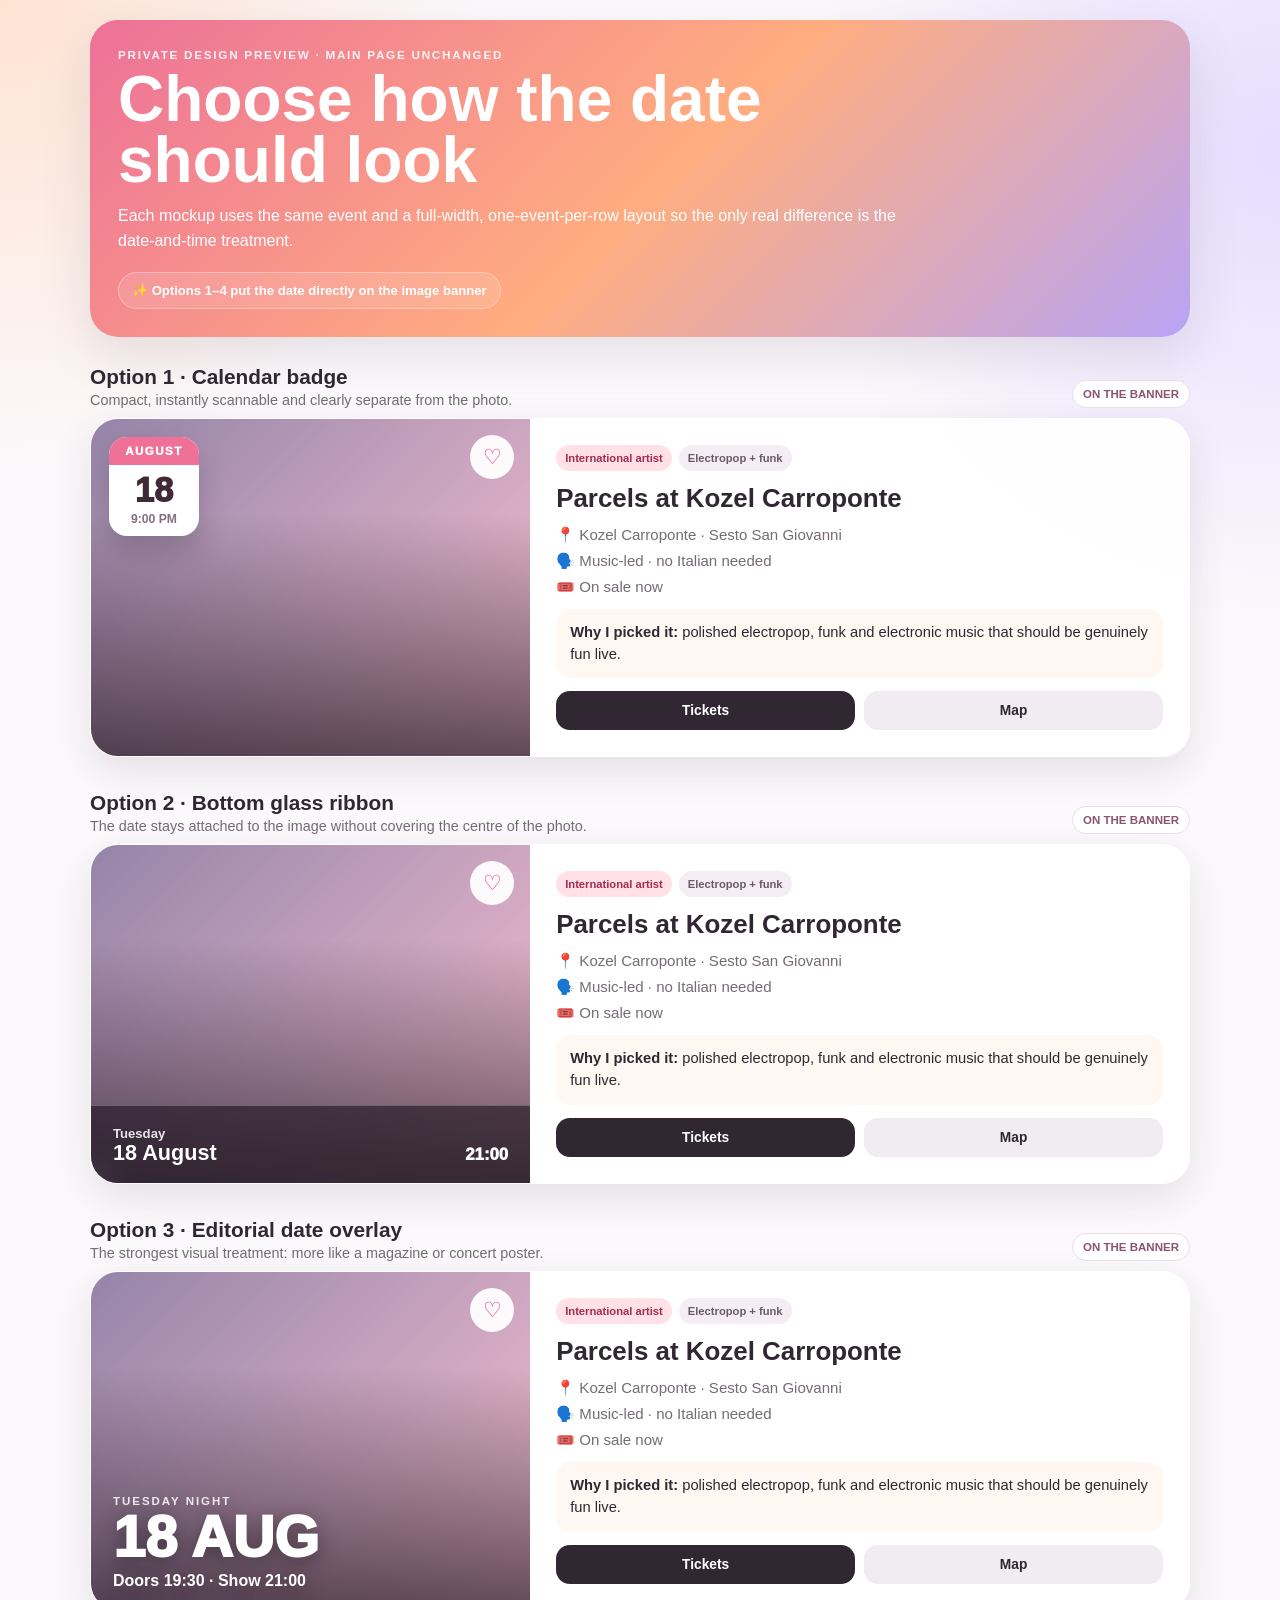
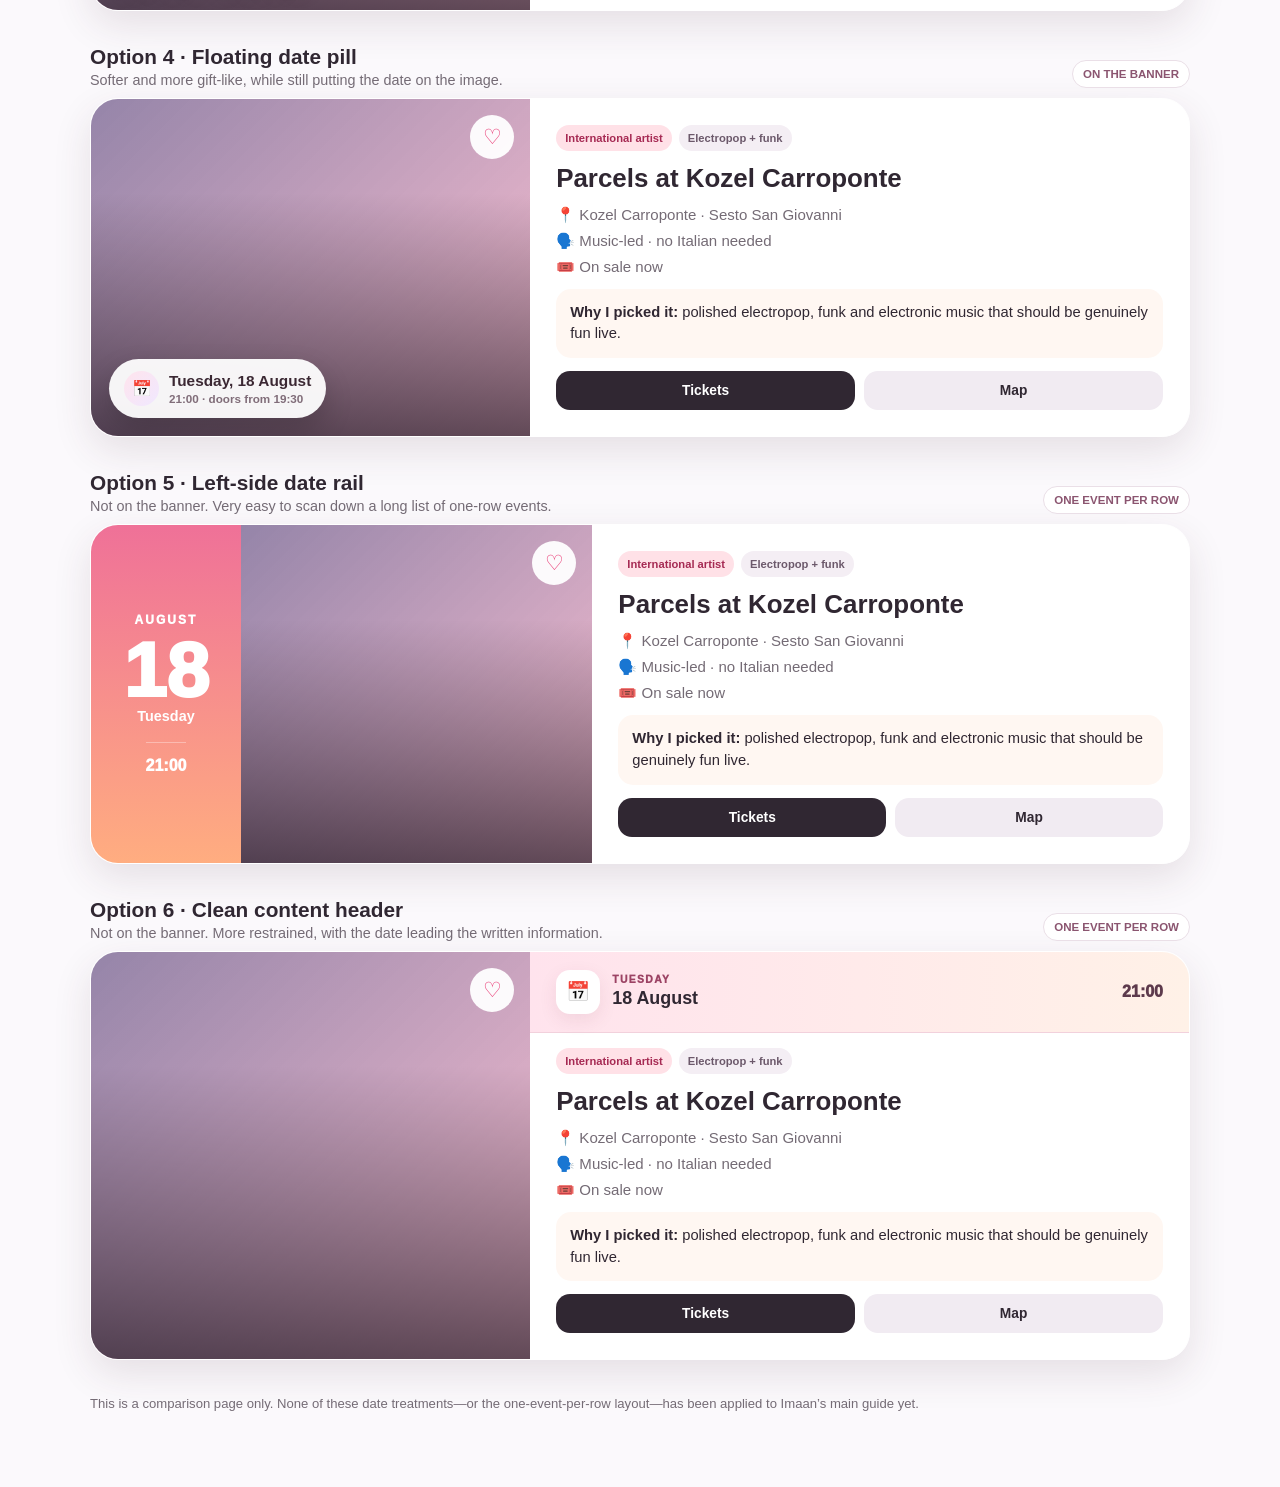
<file: imaan/date-options.html>
<!doctype html>
<html lang="en">
<head>
  <meta charset="utf-8">
  <meta name="viewport" content="width=device-width,initial-scale=1">
  <meta name="theme-color" content="#ef7198">
  <meta name="robots" content="noindex">
  <title>Date & time design options · Imaan in Milan</title>
  <style>
    :root{
      --ink:#302732;
      --muted:#746b75;
      --line:#eadfe7;
      --rose:#ef7198;
      --peach:#ffb284;
      --lilac:#b9a4f6;
      --shadow:0 18px 50px rgba(83,54,73,.13);
    }
    *{box-sizing:border-box}
    body{
      margin:0;
      color:var(--ink);
      font-family:Inter,ui-sans-serif,-apple-system,BlinkMacSystemFont,"Segoe UI",sans-serif;
      background:
        radial-gradient(circle at 0 0,#ffe2d2 0,transparent 30rem),
        radial-gradient(circle at 100% 5%,#e7ddff 0,transparent 30rem),
        #fbf9fc;
    }
    .wrap{width:min(1100px,calc(100% - 28px));margin:auto;padding:20px 0 60px}
    .intro{
      padding:28px;
      border-radius:28px;
      color:white;
      background:linear-gradient(135deg,#ed7198,#ffad80 52%,#b8a4f5);
      box-shadow:var(--shadow);
      margin-bottom:22px;
    }
    .kicker{font-size:.73rem;letter-spacing:.15em;text-transform:uppercase;font-weight:900;opacity:.9}
    h1{font-size:clamp(2rem,6vw,4rem);line-height:.95;margin:.5rem 0 .85rem;max-width:800px}
    .intro p{margin:0;line-height:1.55;max-width:780px}
    .notice{
      margin-top:18px;
      display:inline-flex;
      align-items:center;
      gap:8px;
      padding:10px 13px;
      border-radius:999px;
      background:#ffffff20;
      border:1px solid #ffffff55;
      font-weight:800;
      font-size:.82rem;
    }
    .option{margin:28px 0 34px}
    .optionHead{display:flex;justify-content:space-between;gap:20px;align-items:end;margin-bottom:10px}
    .optionHead h2{margin:0;font-size:1.3rem}
    .optionHead p{margin:3px 0 0;color:var(--muted);font-size:.9rem}
    .badge{flex:0 0 auto;padding:7px 10px;border-radius:999px;background:#fff;border:1px solid var(--line);font-size:.72rem;font-weight:900;color:#8b5570}
    .event{
      display:grid;
      grid-template-columns:minmax(300px,40%) 1fr;
      min-height:300px;
      overflow:hidden;
      border-radius:28px;
      background:#fffffff2;
      border:1px solid #fff;
      box-shadow:0 14px 38px rgba(71,44,60,.12);
    }
    .banner{
      min-height:300px;
      position:relative;
      overflow:hidden;
      background:
        linear-gradient(135deg,rgba(62,32,98,.55),rgba(239,88,137,.38)),
        url('https://images.unsplash.com/photo-1501386761578-eac5c94b800a?auto=format&fit=crop&w=1400&q=84') center/cover;
    }
    .banner:after{content:"";position:absolute;inset:0;background:linear-gradient(180deg,transparent 28%,rgba(26,17,29,.68) 100%)}
    .heart{position:absolute;right:16px;top:16px;z-index:5;width:44px;height:44px;border:0;border-radius:50%;background:#fffffff2;font-size:1.3rem;color:#e93672}
    .content{padding:26px;display:flex;flex-direction:column;gap:13px}
    .tags{display:flex;flex-wrap:wrap;gap:7px}
    .tag{font-size:.7rem;font-weight:900;padding:7px 9px;border-radius:999px;background:#f4eef4;color:#6c596b}
    .tag.hot{background:#ffe1e7;color:#a62a53}
    .content h3{font-size:1.62rem;margin:0;line-height:1.12}
    .meta{display:grid;gap:8px;color:var(--muted);font-size:.94rem}
    .note{padding:13px 14px;border-radius:15px;background:#fff7f2;line-height:1.48;font-size:.92rem}
    .buttons{display:flex;gap:9px;margin-top:auto}
    .buttons a{flex:1;text-align:center;text-decoration:none;padding:12px 14px;border-radius:14px;font-weight:850;font-size:.86rem}
    .primary{background:var(--ink);color:white}.secondary{background:#f1ebf2;color:var(--ink)}

    /* Option 1: calendar badge */
    .calendarBadge{position:absolute;z-index:4;left:18px;top:18px;width:90px;border-radius:18px;overflow:hidden;background:white;box-shadow:0 14px 30px rgba(0,0,0,.18);text-align:center}
    .calendarBadge .month{display:block;padding:8px 5px;background:var(--rose);color:white;font-size:.72rem;letter-spacing:.13em;text-transform:uppercase;font-weight:950}
    .calendarBadge .day{display:block;padding:8px 5px 1px;font-size:2.15rem;line-height:1;font-weight:950;color:#3f2a36}
    .calendarBadge .time{display:block;padding:4px 5px 10px;font-size:.76rem;font-weight:900;color:#856f7d}

    /* Option 2: glass ribbon */
    .glassRibbon{position:absolute;z-index:4;left:0;right:0;bottom:0;padding:18px 22px;background:rgba(31,22,35,.62);backdrop-filter:blur(12px);color:white;border-top:1px solid rgba(255,255,255,.25);display:flex;align-items:end;justify-content:space-between;gap:18px}
    .glassRibbon strong{display:block;font-size:1.35rem;line-height:1.05}.glassRibbon span{font-size:.82rem;font-weight:800;opacity:.88}
    .glassRibbon .clock{font-size:1.05rem;white-space:nowrap;font-weight:950}

    /* Option 3: editorial overlay */
    .editorialDate{position:absolute;z-index:4;left:22px;right:80px;bottom:20px;color:white;text-shadow:0 5px 20px rgba(0,0,0,.42)}
    .editorialDate .small{display:block;font-size:.72rem;letter-spacing:.17em;text-transform:uppercase;font-weight:900;opacity:.85}
    .editorialDate .big{display:block;margin-top:5px;font-size:clamp(2rem,5vw,3.6rem);line-height:.9;font-weight:950}
    .editorialDate .time{display:block;margin-top:8px;font-size:1rem;font-weight:850}

    /* Option 4: pill */
    .datePill{position:absolute;z-index:4;left:18px;bottom:18px;display:flex;align-items:center;gap:10px;padding:12px 15px;border-radius:999px;background:#fffffff0;box-shadow:0 12px 28px rgba(0,0,0,.18);color:#3b2833}
    .datePill .icon{width:35px;height:35px;border-radius:50%;display:grid;place-items:center;background:linear-gradient(135deg,#ffe4ed,#f0e8ff)}
    .datePill strong{display:block;font-size:.96rem}.datePill small{display:block;color:#806d79;font-size:.73rem;margin-top:2px;font-weight:800}

    /* Option 5: left date rail */
    .railEvent{grid-template-columns:150px minmax(260px,32%) 1fr}
    .dateRail{display:flex;flex-direction:column;align-items:center;justify-content:center;text-align:center;background:linear-gradient(180deg,#ef7198,#ffad80);color:white;padding:24px}
    .dateRail .month{font-size:.75rem;text-transform:uppercase;letter-spacing:.17em;font-weight:950}
    .dateRail .day{font-size:4.8rem;line-height:.92;font-weight:950;margin:8px 0 3px}
    .dateRail .weekday{font-size:.9rem;font-weight:900}.dateRail .time{margin-top:18px;padding-top:14px;border-top:1px solid #ffffff55;font-size:1rem;font-weight:950}

    /* Option 6: content header */
    .contentDate{margin:-26px -26px 2px;padding:18px 26px;background:linear-gradient(90deg,#ffe3ed,#fff1e7);border-bottom:1px solid #f2d1dc;display:flex;align-items:center;justify-content:space-between;gap:15px}
    .contentDate .left{display:flex;align-items:center;gap:12px}.contentDate .icon{width:44px;height:44px;border-radius:14px;background:white;display:grid;place-items:center;box-shadow:0 6px 18px #73394f18;font-size:1.2rem}
    .contentDate small{display:block;color:#9c4364;font-size:.65rem;letter-spacing:.13em;text-transform:uppercase;font-weight:950}.contentDate strong{display:block;margin-top:3px;font-size:1.12rem}.contentDate .time{font-weight:950;font-size:1rem;color:#5d3a4c;white-space:nowrap}

    .footer{color:var(--muted);font-size:.82rem;line-height:1.5;margin-top:20px}
    @media(max-width:760px){
      .optionHead{align-items:start;flex-direction:column;gap:8px}
      .event,.railEvent{grid-template-columns:1fr}
      .banner{min-height:220px}
      .dateRail{min-height:170px}
      .dateRail .day{font-size:4rem}
      .content{padding:21px}
      .contentDate{margin:-21px -21px 2px;padding:16px 21px}
      .glassRibbon{padding:15px 17px}.glassRibbon strong{font-size:1.12rem}
    }
  </style>
</head>
<body>
  <main class="wrap">
    <section class="intro">
      <div class="kicker">Private design preview · main page unchanged</div>
      <h1>Choose how the date should look</h1>
      <p>Each mockup uses the same event and a full-width, one-event-per-row layout so the only real difference is the date-and-time treatment.</p>
      <div class="notice">✨ Options 1–4 put the date directly on the image banner</div>
    </section>

    <section class="option">
      <div class="optionHead"><div><h2>Option 1 · Calendar badge</h2><p>Compact, instantly scannable and clearly separate from the photo.</p></div><span class="badge">ON THE BANNER</span></div>
      <article class="event">
        <div class="banner">
          <button class="heart">♡</button>
          <div class="calendarBadge"><span class="month">August</span><span class="day">18</span><span class="time">9:00 PM</span></div>
        </div>
        <div class="content">
          <div class="tags"><span class="tag hot">International artist</span><span class="tag">Electropop + funk</span></div>
          <h3>Parcels at Kozel Carroponte</h3>
          <div class="meta"><div>📍 Kozel Carroponte · Sesto San Giovanni</div><div>🗣️ Music-led · no Italian needed</div><div>🎟️ On sale now</div></div>
          <div class="note"><b>Why I picked it:</b> polished electropop, funk and electronic music that should be genuinely fun live.</div>
          <div class="buttons"><a class="primary">Tickets</a><a class="secondary">Map</a></div>
        </div>
      </article>
    </section>

    <section class="option">
      <div class="optionHead"><div><h2>Option 2 · Bottom glass ribbon</h2><p>The date stays attached to the image without covering the centre of the photo.</p></div><span class="badge">ON THE BANNER</span></div>
      <article class="event">
        <div class="banner">
          <button class="heart">♡</button>
          <div class="glassRibbon"><div><span>Tuesday</span><strong>18 August</strong></div><div class="clock">21:00</div></div>
        </div>
        <div class="content">
          <div class="tags"><span class="tag hot">International artist</span><span class="tag">Electropop + funk</span></div>
          <h3>Parcels at Kozel Carroponte</h3>
          <div class="meta"><div>📍 Kozel Carroponte · Sesto San Giovanni</div><div>🗣️ Music-led · no Italian needed</div><div>🎟️ On sale now</div></div>
          <div class="note"><b>Why I picked it:</b> polished electropop, funk and electronic music that should be genuinely fun live.</div>
          <div class="buttons"><a class="primary">Tickets</a><a class="secondary">Map</a></div>
        </div>
      </article>
    </section>

    <section class="option">
      <div class="optionHead"><div><h2>Option 3 · Editorial date overlay</h2><p>The strongest visual treatment: more like a magazine or concert poster.</p></div><span class="badge">ON THE BANNER</span></div>
      <article class="event">
        <div class="banner">
          <button class="heart">♡</button>
          <div class="editorialDate"><span class="small">Tuesday night</span><span class="big">18 AUG</span><span class="time">Doors 19:30 · Show 21:00</span></div>
        </div>
        <div class="content">
          <div class="tags"><span class="tag hot">International artist</span><span class="tag">Electropop + funk</span></div>
          <h3>Parcels at Kozel Carroponte</h3>
          <div class="meta"><div>📍 Kozel Carroponte · Sesto San Giovanni</div><div>🗣️ Music-led · no Italian needed</div><div>🎟️ On sale now</div></div>
          <div class="note"><b>Why I picked it:</b> polished electropop, funk and electronic music that should be genuinely fun live.</div>
          <div class="buttons"><a class="primary">Tickets</a><a class="secondary">Map</a></div>
        </div>
      </article>
    </section>

    <section class="option">
      <div class="optionHead"><div><h2>Option 4 · Floating date pill</h2><p>Softer and more gift-like, while still putting the date on the image.</p></div><span class="badge">ON THE BANNER</span></div>
      <article class="event">
        <div class="banner">
          <button class="heart">♡</button>
          <div class="datePill"><span class="icon">📅</span><span><strong>Tuesday, 18 August</strong><small>21:00 · doors from 19:30</small></span></div>
        </div>
        <div class="content">
          <div class="tags"><span class="tag hot">International artist</span><span class="tag">Electropop + funk</span></div>
          <h3>Parcels at Kozel Carroponte</h3>
          <div class="meta"><div>📍 Kozel Carroponte · Sesto San Giovanni</div><div>🗣️ Music-led · no Italian needed</div><div>🎟️ On sale now</div></div>
          <div class="note"><b>Why I picked it:</b> polished electropop, funk and electronic music that should be genuinely fun live.</div>
          <div class="buttons"><a class="primary">Tickets</a><a class="secondary">Map</a></div>
        </div>
      </article>
    </section>

    <section class="option">
      <div class="optionHead"><div><h2>Option 5 · Left-side date rail</h2><p>Not on the banner. Very easy to scan down a long list of one-row events.</p></div><span class="badge">ONE EVENT PER ROW</span></div>
      <article class="event railEvent">
        <div class="dateRail"><span class="month">August</span><span class="day">18</span><span class="weekday">Tuesday</span><span class="time">21:00</span></div>
        <div class="banner"><button class="heart">♡</button></div>
        <div class="content">
          <div class="tags"><span class="tag hot">International artist</span><span class="tag">Electropop + funk</span></div>
          <h3>Parcels at Kozel Carroponte</h3>
          <div class="meta"><div>📍 Kozel Carroponte · Sesto San Giovanni</div><div>🗣️ Music-led · no Italian needed</div><div>🎟️ On sale now</div></div>
          <div class="note"><b>Why I picked it:</b> polished electropop, funk and electronic music that should be genuinely fun live.</div>
          <div class="buttons"><a class="primary">Tickets</a><a class="secondary">Map</a></div>
        </div>
      </article>
    </section>

    <section class="option">
      <div class="optionHead"><div><h2>Option 6 · Clean content header</h2><p>Not on the banner. More restrained, with the date leading the written information.</p></div><span class="badge">ONE EVENT PER ROW</span></div>
      <article class="event">
        <div class="banner"><button class="heart">♡</button></div>
        <div class="content">
          <div class="contentDate"><div class="left"><span class="icon">📅</span><span><small>Tuesday</small><strong>18 August</strong></span></div><span class="time">21:00</span></div>
          <div class="tags"><span class="tag hot">International artist</span><span class="tag">Electropop + funk</span></div>
          <h3>Parcels at Kozel Carroponte</h3>
          <div class="meta"><div>📍 Kozel Carroponte · Sesto San Giovanni</div><div>🗣️ Music-led · no Italian needed</div><div>🎟️ On sale now</div></div>
          <div class="note"><b>Why I picked it:</b> polished electropop, funk and electronic music that should be genuinely fun live.</div>
          <div class="buttons"><a class="primary">Tickets</a><a class="secondary">Map</a></div>
        </div>
      </article>
    </section>

    <p class="footer">This is a comparison page only. None of these date treatments—or the one-event-per-row layout—has been applied to Imaan’s main guide yet.</p>
  </main>
</body>
</html>
</file>
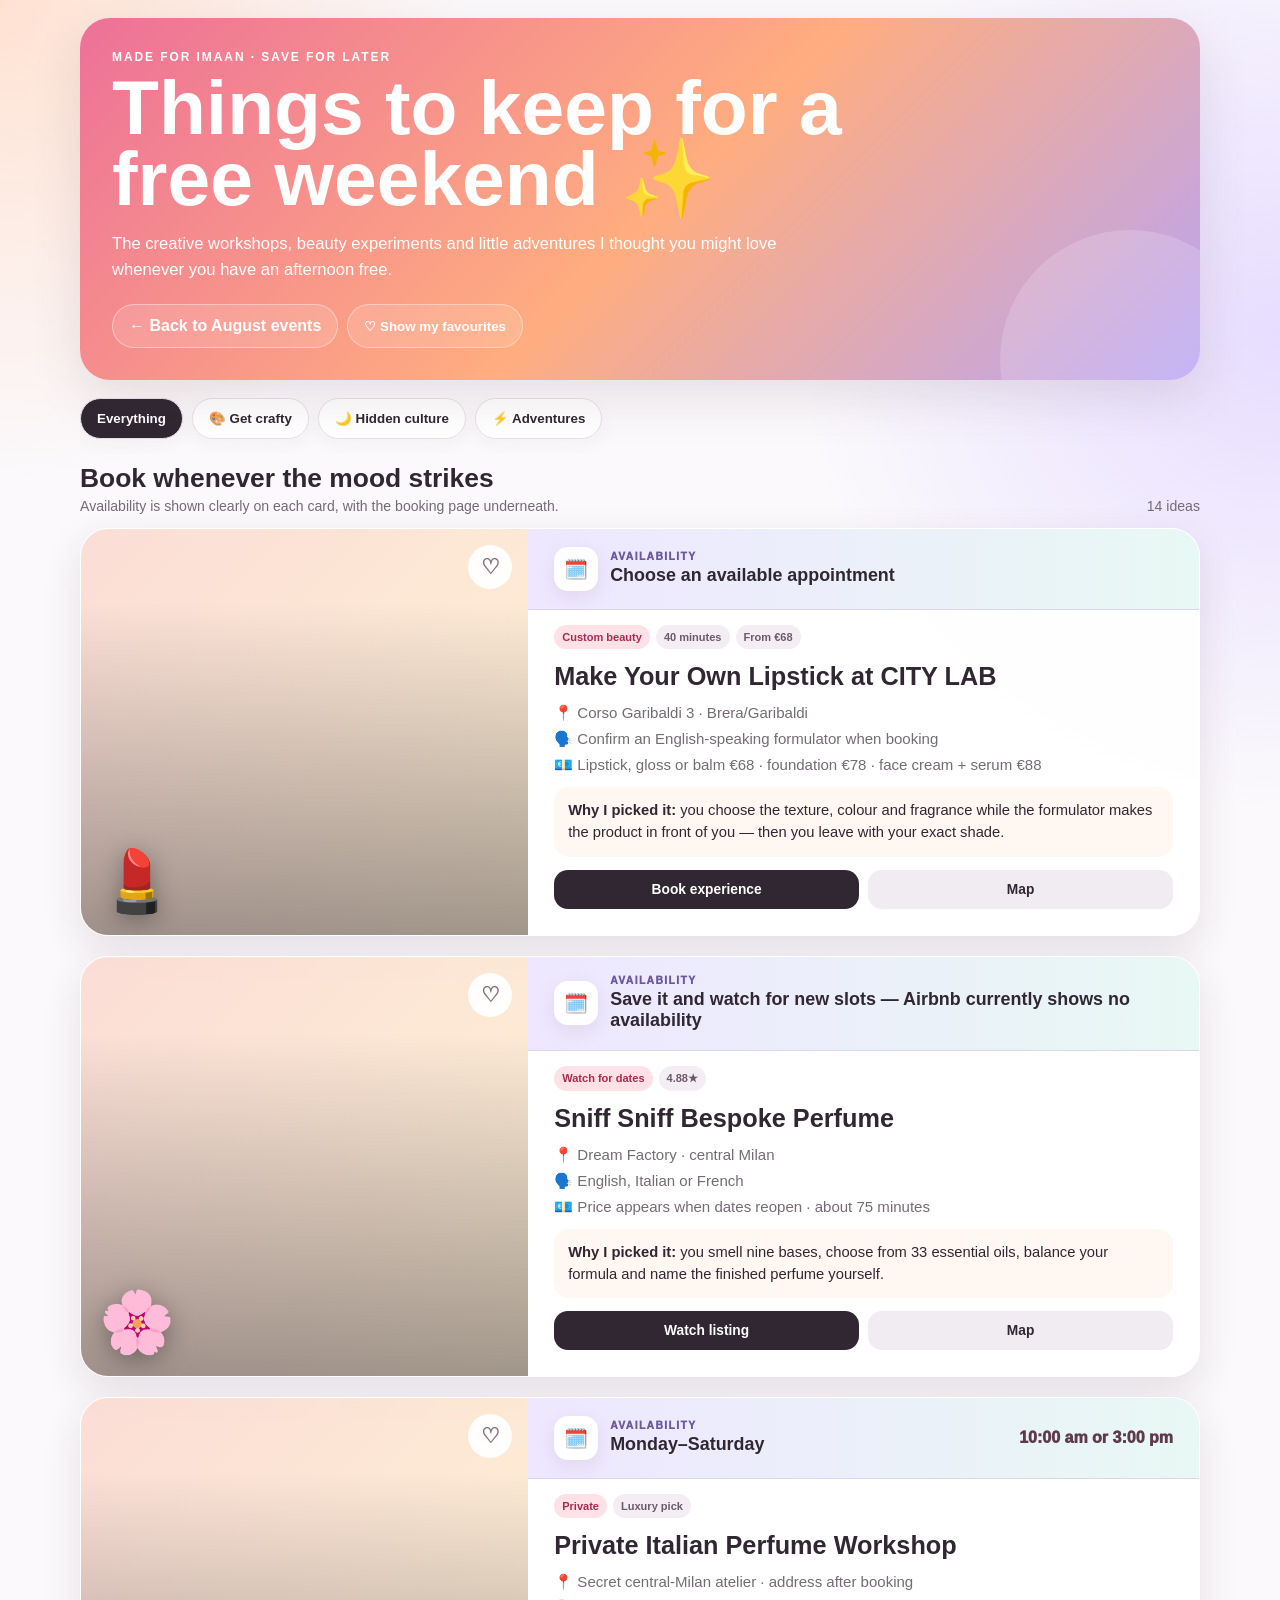
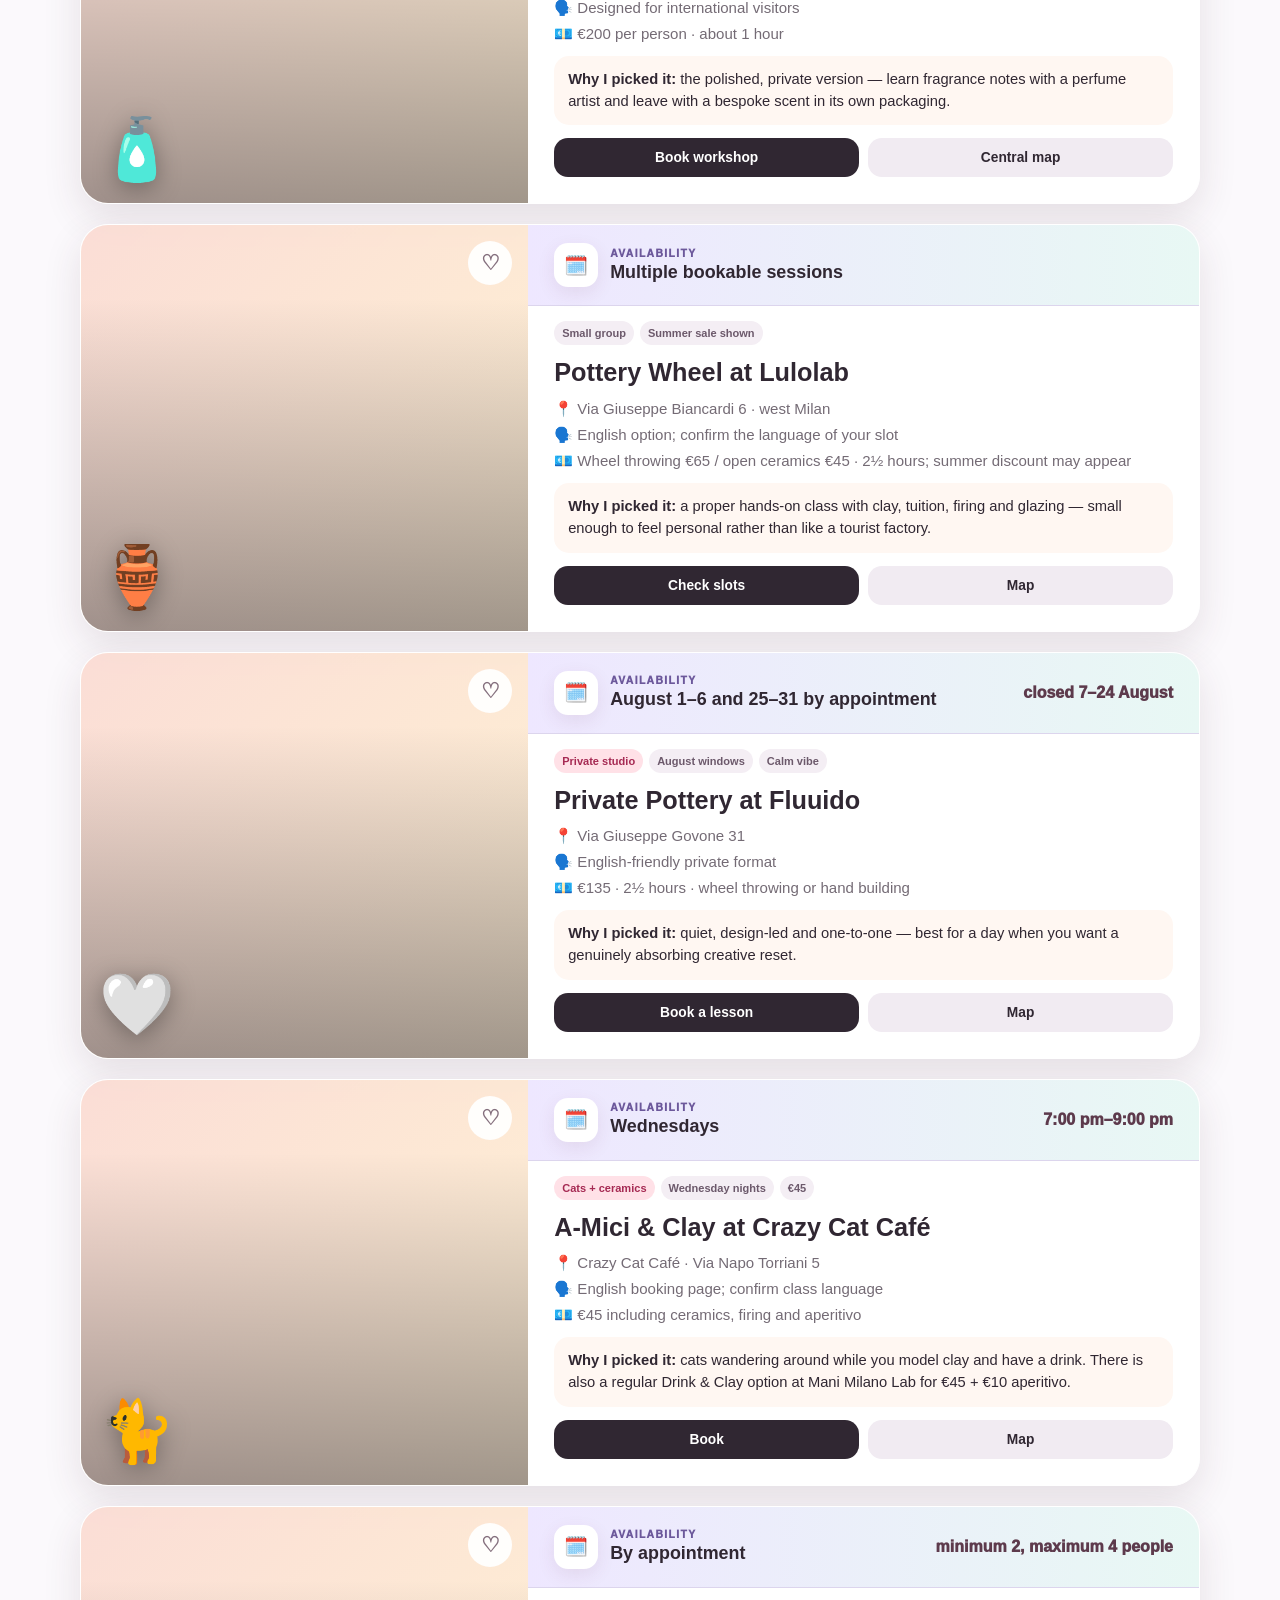
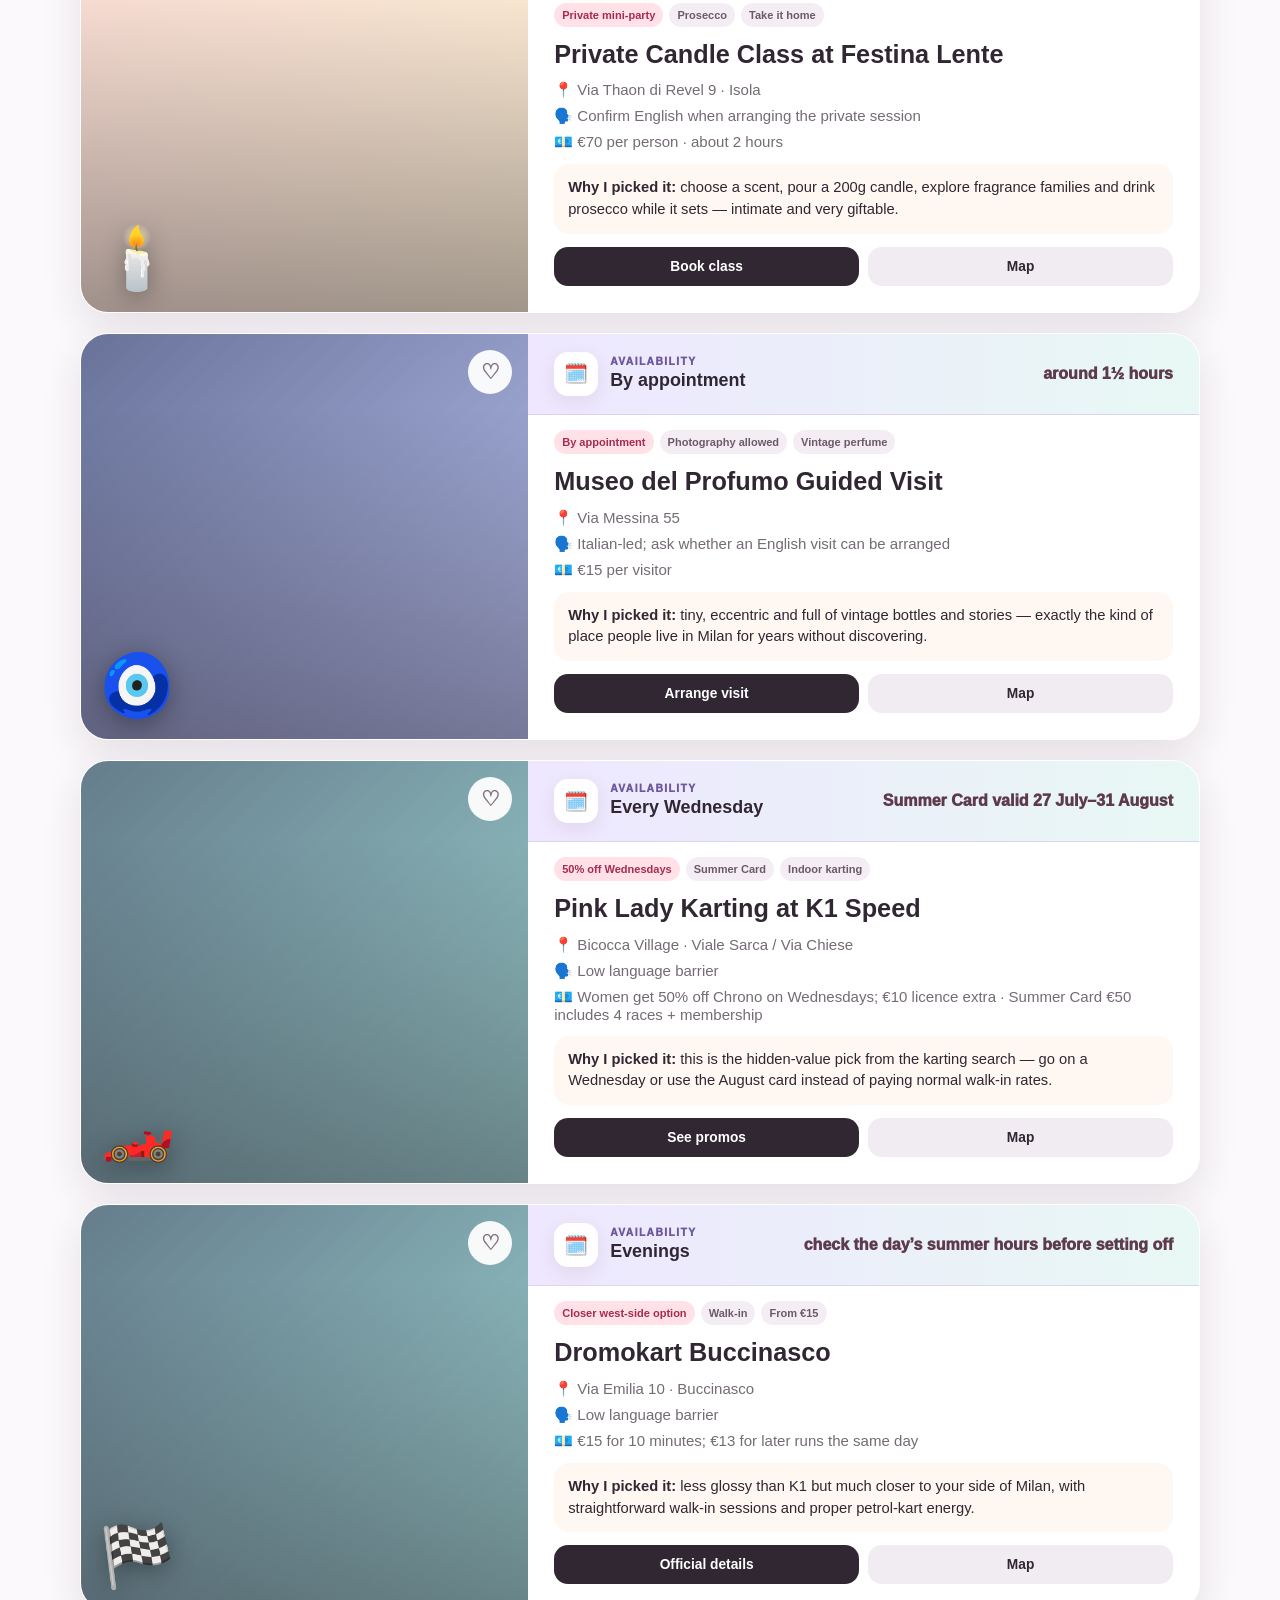
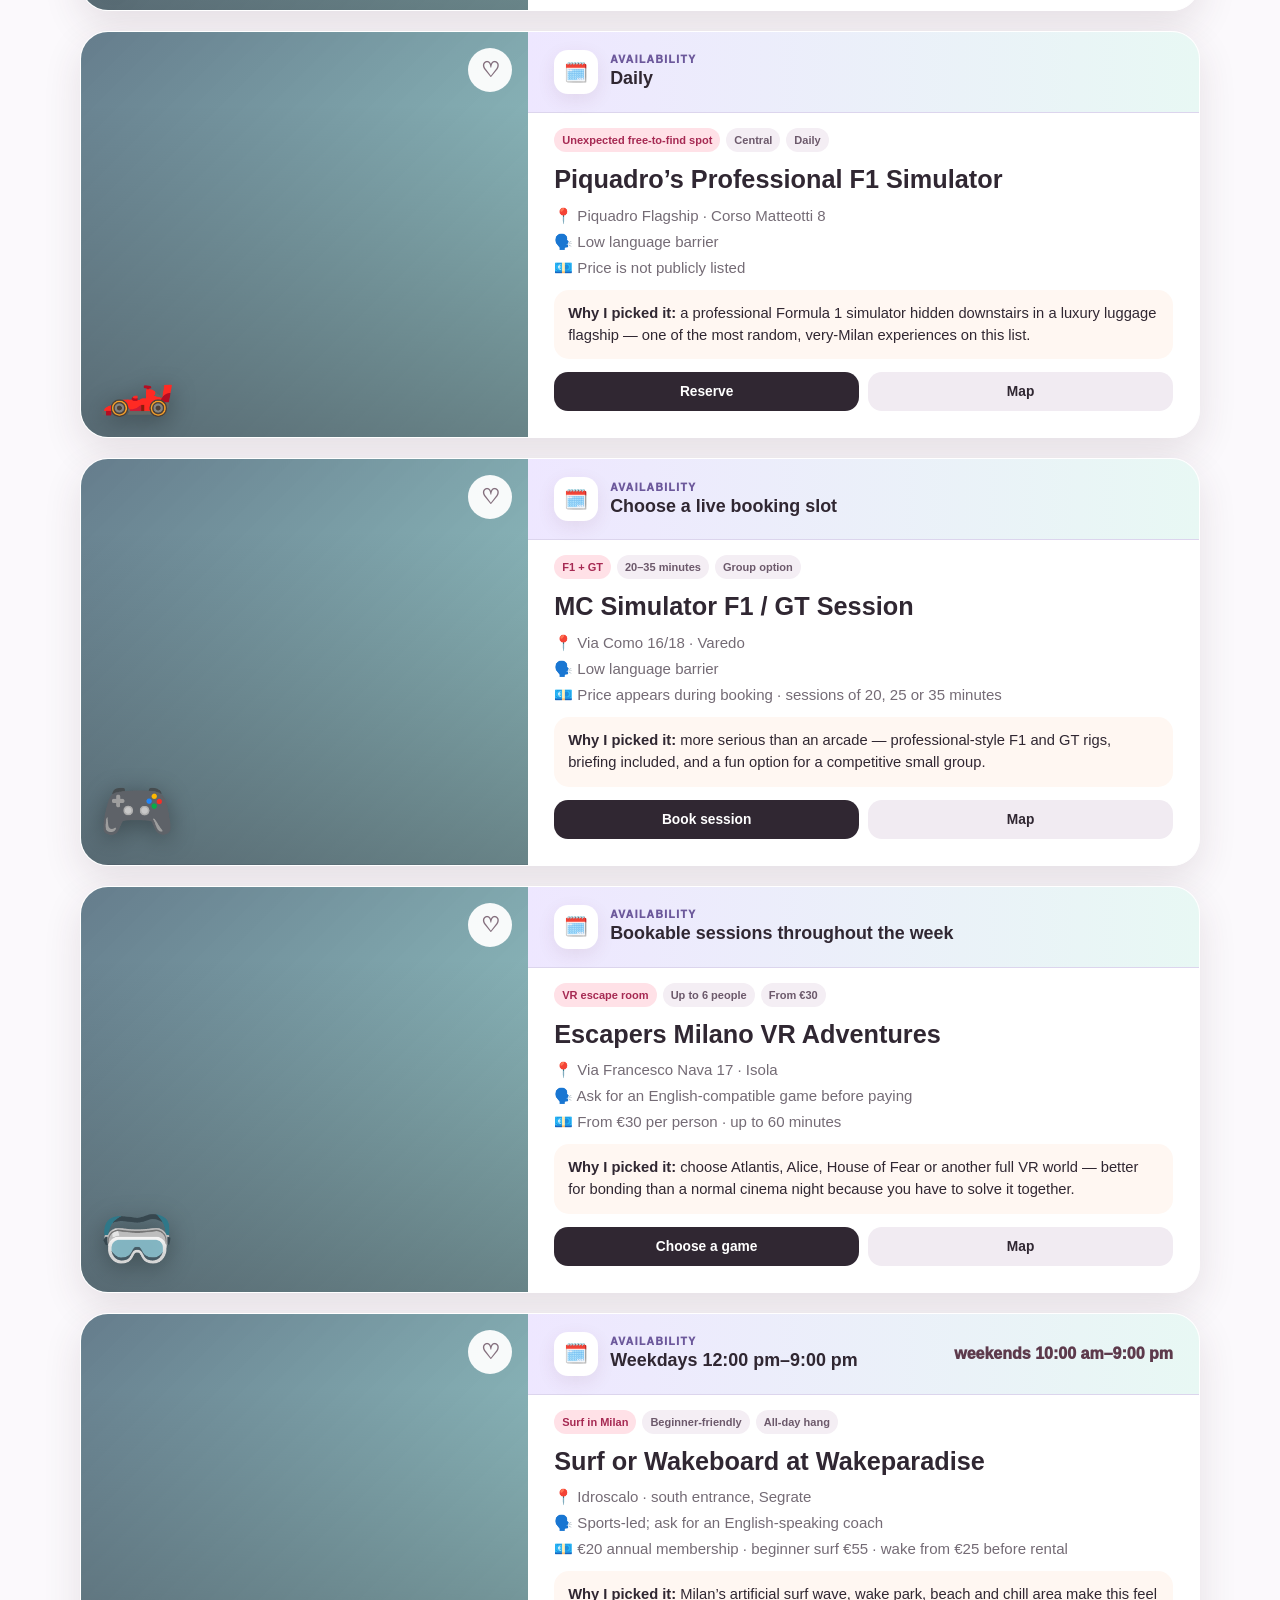
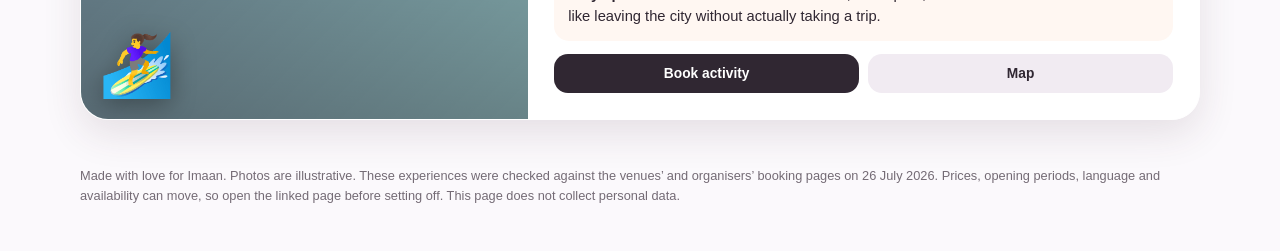
<file: imaan/experiences.html>
<!doctype html> <html lang="en"> <head> <meta charset="utf-8"> <meta name="viewport" content="width=device-width,initial-scale=1"> <meta name="theme-color" content="#b9a4f6"> <meta property="og:title" content="Imaan's Milan experiences"> <meta property="og:description" content="Fourteen creative, beauty and adventure experiences to save for a free day in Milan."> <title>Things to do anytime · Imaan in Milan</title> <link rel="stylesheet" href="style.css?v=20260726-5"> </head> <body data-source="ongoing"> <main class="wrap"> <section class="hero"> <div class="heroBox"> <div class="kicker">Made for Imaan · Save for later</div> <h1>Things to keep for a free weekend ✨</h1> <p>The creative workshops, beauty experiments and little adventures I thought you might love whenever you have an afternoon free.</p> <div class="actions"> <a class="btn glass" href="index.html">← Back to August events</a> <button class="glass" id="saved" type="button">♡ Show my favourites</button> </div> </div> </section> <nav class="filters" aria-label="Filter ongoing experiences"> <button class="filter active" data-f="all" type="button">Everything</button> <button class="filter" data-f="workshop" type="button">🎨 Get crafty</button> <button class="filter" data-f="culture" type="button">🌙 Hidden culture</button> <button class="filter" data-f="adventure" type="button">⚡ Adventures</button> </nav> <section class="collection"> <div class="sectionHead"> <div> <h2>Book whenever the mood strikes</h2> <p>Availability is shown clearly on each card, with the booking page underneath.</p> </div> <p data-count>14 ideas</p> </div> <div class="grid" id="grid"></div> </section> <div class="empty" id="empty">No saved experiences yet — tap a heart on anything that feels like you 💗</div> <footer class="footer">Made with love for Imaan. Photos are illustrative. These experiences were checked against the venues’ and organisers’ booking pages on 26 July 2026. Prices, opening periods, language and availability can move, so open the linked page before setting off. This page does not collect personal data.</footer> </main> <div class="toast" id="toast" role="status" aria-live="polite"></div> <script src="ongoing.js?v=20260726-5"></script> <script src="app-v13.js?v=20260726-14"></script> </body> </html>
</file>
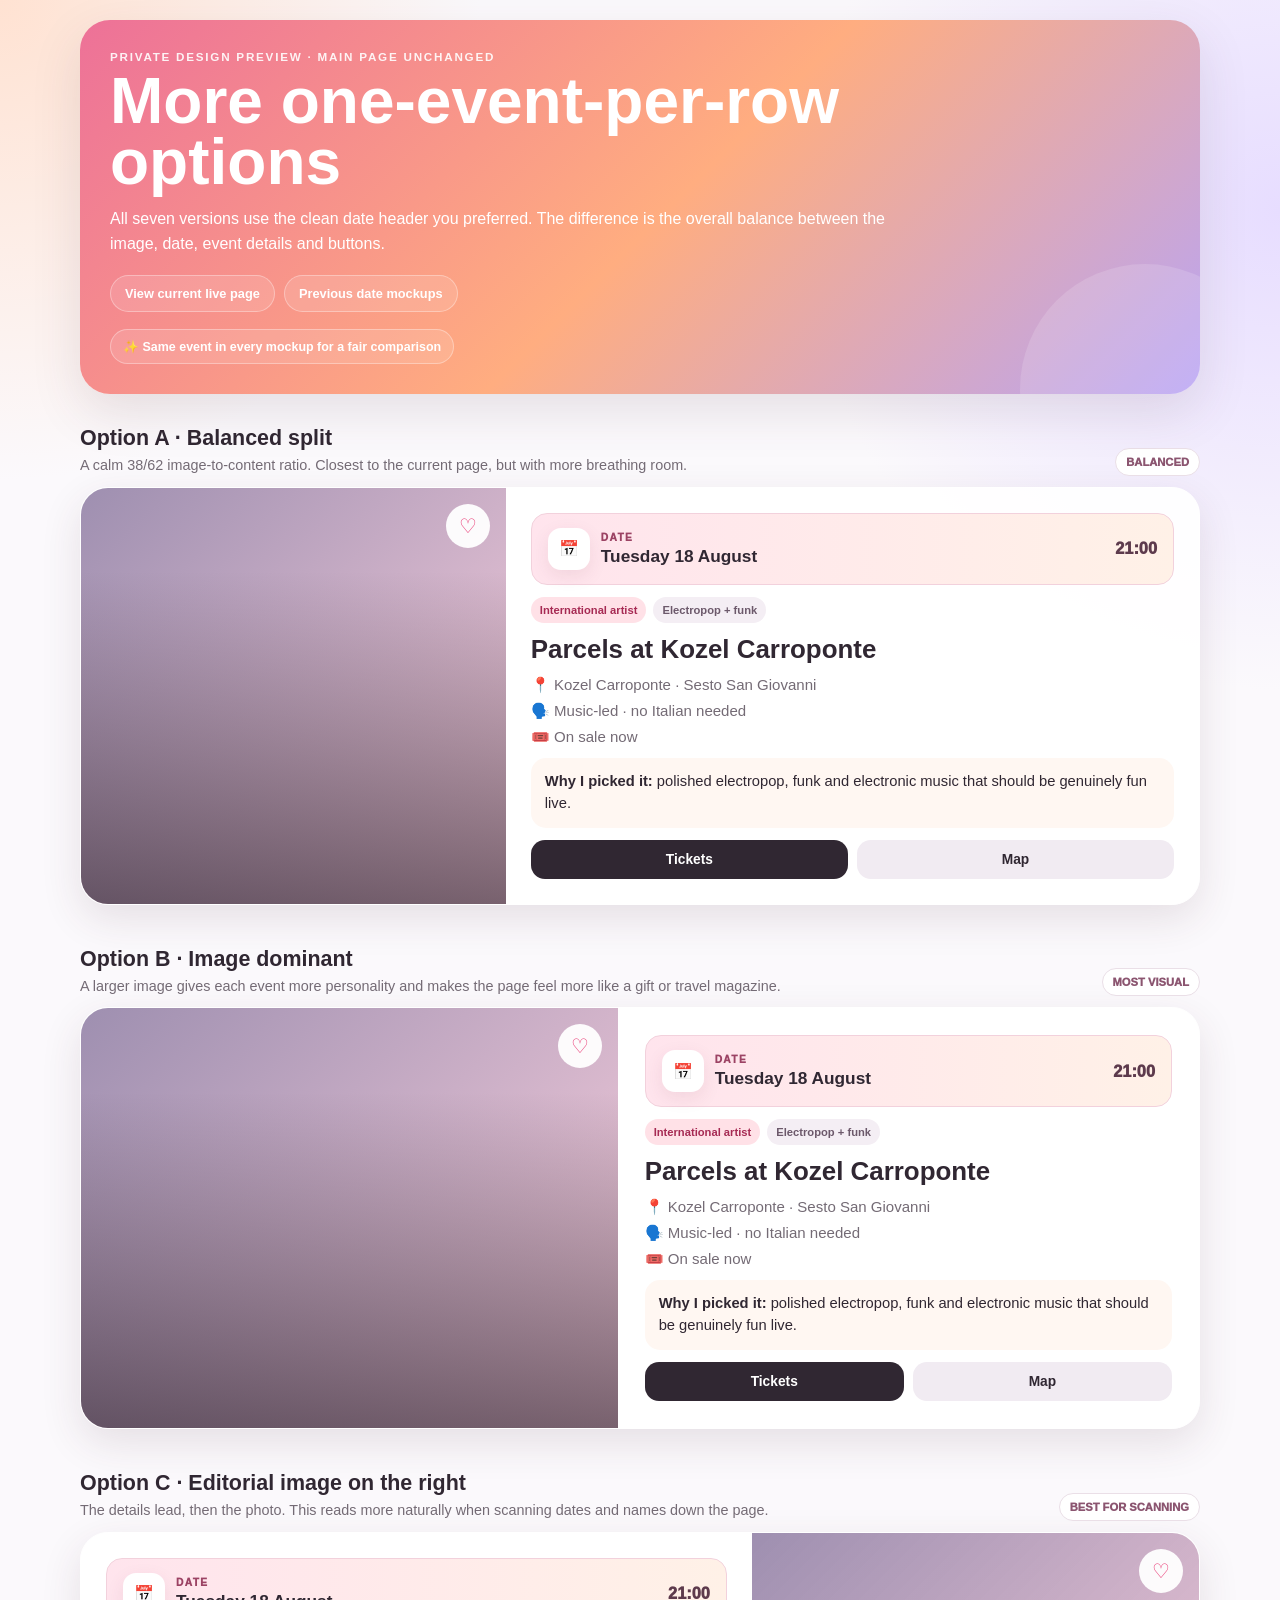
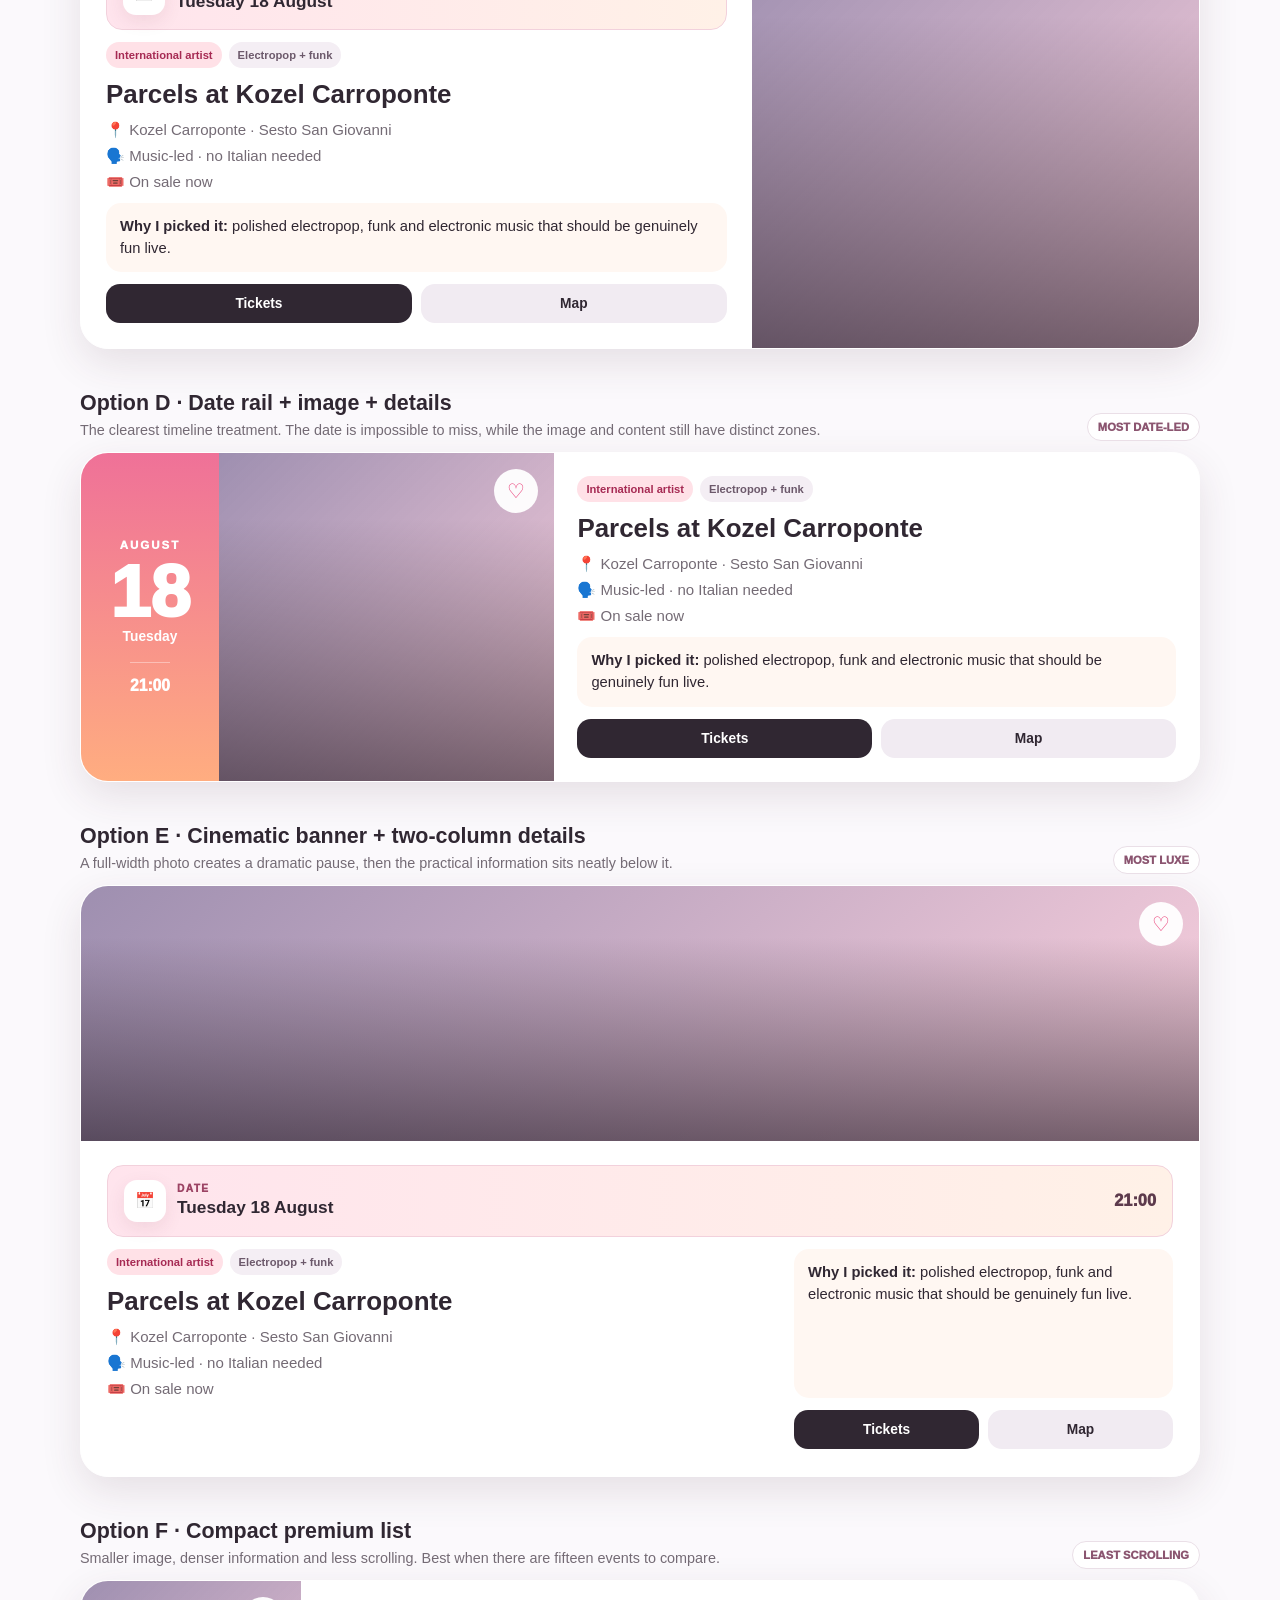
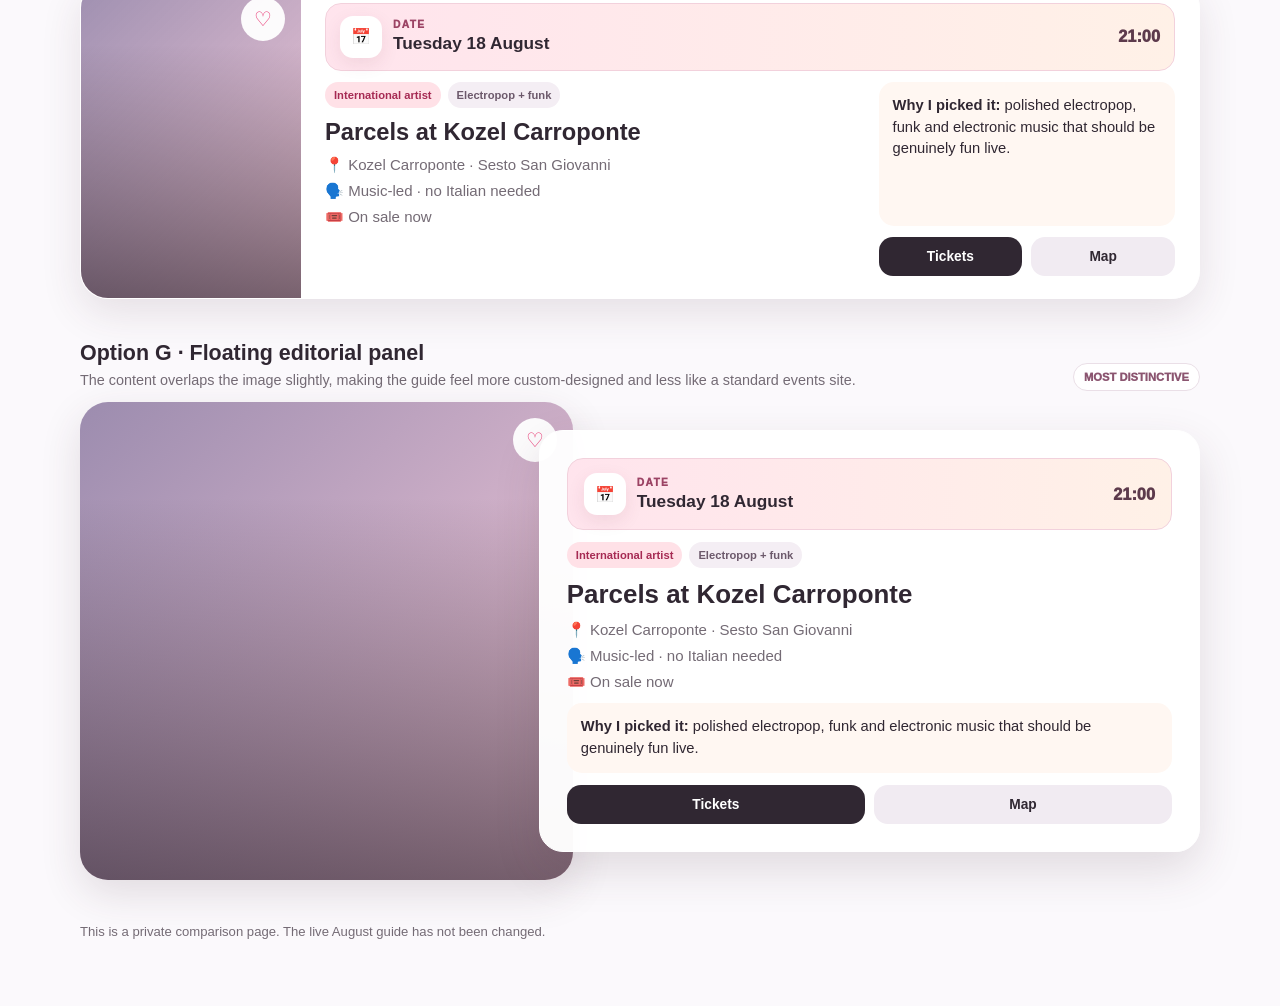
<file: imaan/single-row-options.html>
<!doctype html>
<html lang="en">
<head>
  <meta charset="utf-8">
  <meta name="viewport" content="width=device-width,initial-scale=1">
  <meta name="theme-color" content="#ef7198">
  <meta name="robots" content="noindex">
  <title>Single-row event card options · Imaan in Milan</title>
  <style>
    :root{
      --ink:#302732;
      --muted:#746b75;
      --line:#eadfe7;
      --rose:#ef7198;
      --peach:#ffb284;
      --lilac:#b9a4f6;
      --cream:#fff7f2;
      --shadow:0 18px 50px rgba(83,54,73,.13);
    }
    *{box-sizing:border-box}
    html{scroll-behavior:smooth}
    body{
      margin:0;
      color:var(--ink);
      font-family:Inter,ui-sans-serif,-apple-system,BlinkMacSystemFont,"Segoe UI",sans-serif;
      background:
        radial-gradient(circle at 0 0,#ffe2d2 0,transparent 30rem),
        radial-gradient(circle at 100% 5%,#e7ddff 0,transparent 30rem),
        #fbf9fc;
    }
    a{color:inherit}
    .wrap{width:min(1120px,calc(100% - 28px));margin:auto;padding:20px 0 64px}
    .intro{
      padding:30px;
      border-radius:30px;
      color:white;
      background:linear-gradient(135deg,#ed7198,#ffad80 52%,#b8a4f5);
      box-shadow:var(--shadow);
      margin-bottom:24px;
      position:relative;
      overflow:hidden;
    }
    .intro:after{content:"";position:absolute;width:250px;height:250px;border-radius:50%;right:-70px;bottom:-120px;background:#ffffff25}
    .kicker{font-size:.73rem;letter-spacing:.15em;text-transform:uppercase;font-weight:900;opacity:.9}
    h1{font-size:clamp(2rem,6vw,4rem);line-height:.96;margin:.5rem 0 .85rem;max-width:850px}
    .intro p{margin:0;line-height:1.55;max-width:820px}
    .topActions{display:flex;gap:9px;flex-wrap:wrap;margin-top:18px;position:relative;z-index:1}
    .topActions a{padding:10px 14px;border-radius:999px;text-decoration:none;font-size:.8rem;font-weight:900;background:#ffffff20;border:1px solid #ffffff55}
    .notice{display:inline-flex;margin-top:17px;padding:9px 12px;border-radius:999px;background:#ffffff20;border:1px solid #ffffff55;font-size:.78rem;font-weight:900;position:relative;z-index:1}
    .option{margin:32px 0 42px}
    .optionHead{display:flex;justify-content:space-between;align-items:end;gap:18px;margin-bottom:11px}
    .optionHead h2{margin:0;font-size:1.34rem}
    .optionHead p{margin:4px 0 0;color:var(--muted);font-size:.9rem;line-height:1.45}
    .label{flex:0 0 auto;padding:7px 10px;border-radius:999px;background:#fff;border:1px solid var(--line);font-size:.7rem;font-weight:950;color:#8b5570}
    .event{
      overflow:hidden;
      border-radius:28px;
      background:#fffffff2;
      border:1px solid #fff;
      box-shadow:0 14px 40px rgba(71,44,60,.12);
    }
    .image{
      min-height:300px;
      position:relative;
      background:
        linear-gradient(135deg,rgba(62,32,98,.5),rgba(239,88,137,.28)),
        url('https://images.unsplash.com/photo-1501386761578-eac5c94b800a?auto=format&fit=crop&w=1500&q=84') center/cover;
    }
    .image:after{content:"";position:absolute;inset:0;background:linear-gradient(180deg,transparent 20%,rgba(26,17,29,.58) 100%)}
    .heart{position:absolute;right:16px;top:16px;z-index:3;width:44px;height:44px;border:0;border-radius:50%;background:#fffffff2;color:#e93672;font-size:1.28rem}
    .content{padding:25px;display:flex;flex-direction:column;gap:12px;min-width:0}
    .dateHeader{
      display:flex;align-items:center;justify-content:space-between;gap:16px;
      padding:14px 16px;border-radius:16px;background:linear-gradient(90deg,#ffe4ed,#fff1e7);border:1px solid #f2d1dc;
    }
    .dateLeft{display:flex;align-items:center;gap:11px;min-width:0}
    .dateIcon{width:42px;height:42px;flex:0 0 42px;border-radius:13px;background:#fff;display:grid;place-items:center;box-shadow:0 6px 18px #73394f18}
    .dateCopy small{display:block;color:#9c4364;font-size:.64rem;letter-spacing:.13em;text-transform:uppercase;font-weight:950}
    .dateCopy strong{display:block;margin-top:3px;font-size:1.08rem;line-height:1.2}
    .time{font-size:1.02rem;font-weight:950;color:#5d3a4c;white-space:nowrap}
    .tags{display:flex;gap:7px;flex-wrap:wrap}
    .tag{font-size:.7rem;font-weight:900;padding:7px 9px;border-radius:999px;background:#f4eef4;color:#6c596b}
    .tag.hot{background:#ffe1e7;color:#a62a53}
    .content h3{font-size:1.62rem;line-height:1.12;margin:0}
    .meta{display:grid;gap:8px;color:var(--muted);font-size:.94rem}
    .note{padding:13px 14px;border-radius:15px;background:var(--cream);line-height:1.48;font-size:.92rem}
    .buttons{display:flex;gap:9px;margin-top:auto}
    .buttons a{flex:1;text-align:center;text-decoration:none;padding:12px 14px;border-radius:14px;font-weight:850;font-size:.86rem}
    .primary{background:var(--ink);color:white}.secondary{background:#f1ebf2;color:var(--ink)}

    /* A — Balanced split */
    .layoutA{display:grid;grid-template-columns:minmax(320px,38%) 1fr;min-height:330px}
    .layoutA .image{min-height:330px}

    /* B — Image dominant */
    .layoutB{display:grid;grid-template-columns:minmax(430px,48%) 1fr;min-height:360px}
    .layoutB .image{min-height:360px}
    .layoutB .content{padding:27px}

    /* C — Image on right */
    .layoutC{display:grid;grid-template-columns:1fr minmax(340px,40%);min-height:330px}
    .layoutC .content{order:1}.layoutC .image{order:2;min-height:330px}

    /* D — Date rail + thumbnail */
    .layoutD{display:grid;grid-template-columns:138px minmax(260px,30%) 1fr;min-height:310px}
    .dateRail{display:flex;flex-direction:column;align-items:center;justify-content:center;text-align:center;padding:22px;background:linear-gradient(180deg,#ef7198,#ffad80);color:white}
    .dateRail .month{font-size:.72rem;letter-spacing:.17em;text-transform:uppercase;font-weight:950}
    .dateRail .day{font-size:4.5rem;line-height:.92;font-weight:950;margin:8px 0 4px}
    .dateRail .weekday{font-size:.86rem;font-weight:900}
    .dateRail .railTime{margin-top:18px;padding-top:14px;border-top:1px solid #ffffff60;font-size:.98rem;font-weight:950}
    .layoutD .image{min-height:310px}
    .layoutD .content{padding:23px}
    .layoutD .dateHeader{display:none}

    /* E — Cinematic stack */
    .layoutE{display:grid;grid-template-columns:1fr}
    .layoutE .image{min-height:255px}
    .layoutE .content{display:grid;grid-template-columns:minmax(0,1.4fr) minmax(280px,.8fr);column-gap:24px;row-gap:12px;padding:24px 26px 27px}
    .layoutE .dateHeader{grid-column:1/-1}
    .layoutE .tags,.layoutE h3,.layoutE .meta{grid-column:1}
    .layoutE .note,.layoutE .buttons{grid-column:2}
    .layoutE .note{grid-row:2/5}
    .layoutE .buttons{align-self:end}

    /* F — Compact premium list */
    .layoutF{display:grid;grid-template-columns:220px 1fr;min-height:260px}
    .layoutF .image{min-height:260px}
    .layoutF .content{display:grid;grid-template-columns:minmax(0,1.35fr) minmax(260px,.75fr);column-gap:20px;row-gap:11px;padding:22px 24px}
    .layoutF .dateHeader{grid-column:1/-1;padding:12px 14px}
    .layoutF .tags,.layoutF h3,.layoutF .meta{grid-column:1}
    .layoutF .note,.layoutF .buttons{grid-column:2}
    .layoutF .note{grid-row:2/5}
    .layoutF .buttons{align-self:end}
    .layoutF .content h3{font-size:1.48rem}

    /* G — Floating content panel */
    .layoutG{display:grid;grid-template-columns:minmax(390px,44%) 1fr;min-height:350px;overflow:visible;background:transparent;border:0;box-shadow:none}
    .layoutG .image{min-height:350px;border-radius:28px;box-shadow:0 14px 40px rgba(71,44,60,.14);overflow:hidden}
    .layoutG .content{margin:28px 0 28px -34px;z-index:3;border-radius:24px;background:#fffffff6;border:1px solid #fff;box-shadow:0 18px 45px rgba(71,44,60,.15);padding:27px}

    .footer{color:var(--muted);font-size:.82rem;line-height:1.55;margin-top:24px}
    @media(max-width:840px){
      .optionHead{align-items:start;flex-direction:column;gap:8px}
      .layoutA,.layoutB,.layoutC,.layoutD,.layoutF,.layoutG{grid-template-columns:1fr}
      .layoutC .content{order:2}.layoutC .image{order:1}
      .layoutD .dateRail{min-height:165px}
      .layoutD .dateRail .day{font-size:4rem}
      .layoutG{overflow:hidden;background:#fffffff2;border:1px solid #fff;box-shadow:0 14px 40px rgba(71,44,60,.12)}
      .layoutG .image{border-radius:0;box-shadow:none;min-height:235px}
      .layoutG .content{margin:0;border-radius:0;box-shadow:none;border:0}
      .layoutE .content,.layoutF .content{grid-template-columns:1fr}
      .layoutE .dateHeader,.layoutE .tags,.layoutE h3,.layoutE .meta,.layoutE .note,.layoutE .buttons,
      .layoutF .dateHeader,.layoutF .tags,.layoutF h3,.layoutF .meta,.layoutF .note,.layoutF .buttons{grid-column:1;grid-row:auto}
      .layoutA .image,.layoutB .image,.layoutC .image,.layoutD .image,.layoutF .image{min-height:225px}
    }
    @media(max-width:560px){
      .intro{padding:24px 21px}
      .content,.layoutB .content,.layoutD .content,.layoutG .content{padding:21px}
      .layoutE .content,.layoutF .content{padding:21px}
      .dateHeader{align-items:flex-start}
      .time{font-size:.9rem}
      .buttons{flex-direction:column}
      .image{min-height:210px!important}
    }
  </style>
</head>
<body>
  <main class="wrap">
    <section class="intro">
      <div class="kicker">Private design preview · main page unchanged</div>
      <h1>More one-event-per-row options</h1>
      <p>All seven versions use the clean date header you preferred. The difference is the overall balance between the image, date, event details and buttons.</p>
      <div class="topActions"><a href="index.html">View current live page</a><a href="date-options.html">Previous date mockups</a></div>
      <div class="notice">✨ Same event in every mockup for a fair comparison</div>
    </section>

    <section class="option">
      <div class="optionHead"><div><h2>Option A · Balanced split</h2><p>A calm 38/62 image-to-content ratio. Closest to the current page, but with more breathing room.</p></div><span class="label">BALANCED</span></div>
      <article class="event layoutA">
        <div class="image"><button class="heart">♡</button></div>
        <div class="content">
          <div class="dateHeader"><div class="dateLeft"><span class="dateIcon">📅</span><span class="dateCopy"><small>Date</small><strong>Tuesday 18 August</strong></span></div><span class="time">21:00</span></div>
          <div class="tags"><span class="tag hot">International artist</span><span class="tag">Electropop + funk</span></div>
          <h3>Parcels at Kozel Carroponte</h3>
          <div class="meta"><div>📍 Kozel Carroponte · Sesto San Giovanni</div><div>🗣️ Music-led · no Italian needed</div><div>🎟️ On sale now</div></div>
          <div class="note"><b>Why I picked it:</b> polished electropop, funk and electronic music that should be genuinely fun live.</div>
          <div class="buttons"><a class="primary">Tickets</a><a class="secondary">Map</a></div>
        </div>
      </article>
    </section>

    <section class="option">
      <div class="optionHead"><div><h2>Option B · Image dominant</h2><p>A larger image gives each event more personality and makes the page feel more like a gift or travel magazine.</p></div><span class="label">MOST VISUAL</span></div>
      <article class="event layoutB">
        <div class="image"><button class="heart">♡</button></div>
        <div class="content">
          <div class="dateHeader"><div class="dateLeft"><span class="dateIcon">📅</span><span class="dateCopy"><small>Date</small><strong>Tuesday 18 August</strong></span></div><span class="time">21:00</span></div>
          <div class="tags"><span class="tag hot">International artist</span><span class="tag">Electropop + funk</span></div>
          <h3>Parcels at Kozel Carroponte</h3>
          <div class="meta"><div>📍 Kozel Carroponte · Sesto San Giovanni</div><div>🗣️ Music-led · no Italian needed</div><div>🎟️ On sale now</div></div>
          <div class="note"><b>Why I picked it:</b> polished electropop, funk and electronic music that should be genuinely fun live.</div>
          <div class="buttons"><a class="primary">Tickets</a><a class="secondary">Map</a></div>
        </div>
      </article>
    </section>

    <section class="option">
      <div class="optionHead"><div><h2>Option C · Editorial image on the right</h2><p>The details lead, then the photo. This reads more naturally when scanning dates and names down the page.</p></div><span class="label">BEST FOR SCANNING</span></div>
      <article class="event layoutC">
        <div class="image"><button class="heart">♡</button></div>
        <div class="content">
          <div class="dateHeader"><div class="dateLeft"><span class="dateIcon">📅</span><span class="dateCopy"><small>Date</small><strong>Tuesday 18 August</strong></span></div><span class="time">21:00</span></div>
          <div class="tags"><span class="tag hot">International artist</span><span class="tag">Electropop + funk</span></div>
          <h3>Parcels at Kozel Carroponte</h3>
          <div class="meta"><div>📍 Kozel Carroponte · Sesto San Giovanni</div><div>🗣️ Music-led · no Italian needed</div><div>🎟️ On sale now</div></div>
          <div class="note"><b>Why I picked it:</b> polished electropop, funk and electronic music that should be genuinely fun live.</div>
          <div class="buttons"><a class="primary">Tickets</a><a class="secondary">Map</a></div>
        </div>
      </article>
    </section>

    <section class="option">
      <div class="optionHead"><div><h2>Option D · Date rail + image + details</h2><p>The clearest timeline treatment. The date is impossible to miss, while the image and content still have distinct zones.</p></div><span class="label">MOST DATE-LED</span></div>
      <article class="event layoutD">
        <div class="dateRail"><span class="month">August</span><span class="day">18</span><span class="weekday">Tuesday</span><span class="railTime">21:00</span></div>
        <div class="image"><button class="heart">♡</button></div>
        <div class="content">
          <div class="tags"><span class="tag hot">International artist</span><span class="tag">Electropop + funk</span></div>
          <h3>Parcels at Kozel Carroponte</h3>
          <div class="meta"><div>📍 Kozel Carroponte · Sesto San Giovanni</div><div>🗣️ Music-led · no Italian needed</div><div>🎟️ On sale now</div></div>
          <div class="note"><b>Why I picked it:</b> polished electropop, funk and electronic music that should be genuinely fun live.</div>
          <div class="buttons"><a class="primary">Tickets</a><a class="secondary">Map</a></div>
        </div>
      </article>
    </section>

    <section class="option">
      <div class="optionHead"><div><h2>Option E · Cinematic banner + two-column details</h2><p>A full-width photo creates a dramatic pause, then the practical information sits neatly below it.</p></div><span class="label">MOST LUXE</span></div>
      <article class="event layoutE">
        <div class="image"><button class="heart">♡</button></div>
        <div class="content">
          <div class="dateHeader"><div class="dateLeft"><span class="dateIcon">📅</span><span class="dateCopy"><small>Date</small><strong>Tuesday 18 August</strong></span></div><span class="time">21:00</span></div>
          <div class="tags"><span class="tag hot">International artist</span><span class="tag">Electropop + funk</span></div>
          <h3>Parcels at Kozel Carroponte</h3>
          <div class="meta"><div>📍 Kozel Carroponte · Sesto San Giovanni</div><div>🗣️ Music-led · no Italian needed</div><div>🎟️ On sale now</div></div>
          <div class="note"><b>Why I picked it:</b> polished electropop, funk and electronic music that should be genuinely fun live.</div>
          <div class="buttons"><a class="primary">Tickets</a><a class="secondary">Map</a></div>
        </div>
      </article>
    </section>

    <section class="option">
      <div class="optionHead"><div><h2>Option F · Compact premium list</h2><p>Smaller image, denser information and less scrolling. Best when there are fifteen events to compare.</p></div><span class="label">LEAST SCROLLING</span></div>
      <article class="event layoutF">
        <div class="image"><button class="heart">♡</button></div>
        <div class="content">
          <div class="dateHeader"><div class="dateLeft"><span class="dateIcon">📅</span><span class="dateCopy"><small>Date</small><strong>Tuesday 18 August</strong></span></div><span class="time">21:00</span></div>
          <div class="tags"><span class="tag hot">International artist</span><span class="tag">Electropop + funk</span></div>
          <h3>Parcels at Kozel Carroponte</h3>
          <div class="meta"><div>📍 Kozel Carroponte · Sesto San Giovanni</div><div>🗣️ Music-led · no Italian needed</div><div>🎟️ On sale now</div></div>
          <div class="note"><b>Why I picked it:</b> polished electropop, funk and electronic music that should be genuinely fun live.</div>
          <div class="buttons"><a class="primary">Tickets</a><a class="secondary">Map</a></div>
        </div>
      </article>
    </section>

    <section class="option">
      <div class="optionHead"><div><h2>Option G · Floating editorial panel</h2><p>The content overlaps the image slightly, making the guide feel more custom-designed and less like a standard events site.</p></div><span class="label">MOST DISTINCTIVE</span></div>
      <article class="event layoutG">
        <div class="image"><button class="heart">♡</button></div>
        <div class="content">
          <div class="dateHeader"><div class="dateLeft"><span class="dateIcon">📅</span><span class="dateCopy"><small>Date</small><strong>Tuesday 18 August</strong></span></div><span class="time">21:00</span></div>
          <div class="tags"><span class="tag hot">International artist</span><span class="tag">Electropop + funk</span></div>
          <h3>Parcels at Kozel Carroponte</h3>
          <div class="meta"><div>📍 Kozel Carroponte · Sesto San Giovanni</div><div>🗣️ Music-led · no Italian needed</div><div>🎟️ On sale now</div></div>
          <div class="note"><b>Why I picked it:</b> polished electropop, funk and electronic music that should be genuinely fun live.</div>
          <div class="buttons"><a class="primary">Tickets</a><a class="secondary">Map</a></div>
        </div>
      </article>
    </section>

    <footer class="footer">This is a private comparison page. The live August guide has not been changed.</footer>
  </main>
</body>
</html>
</file>
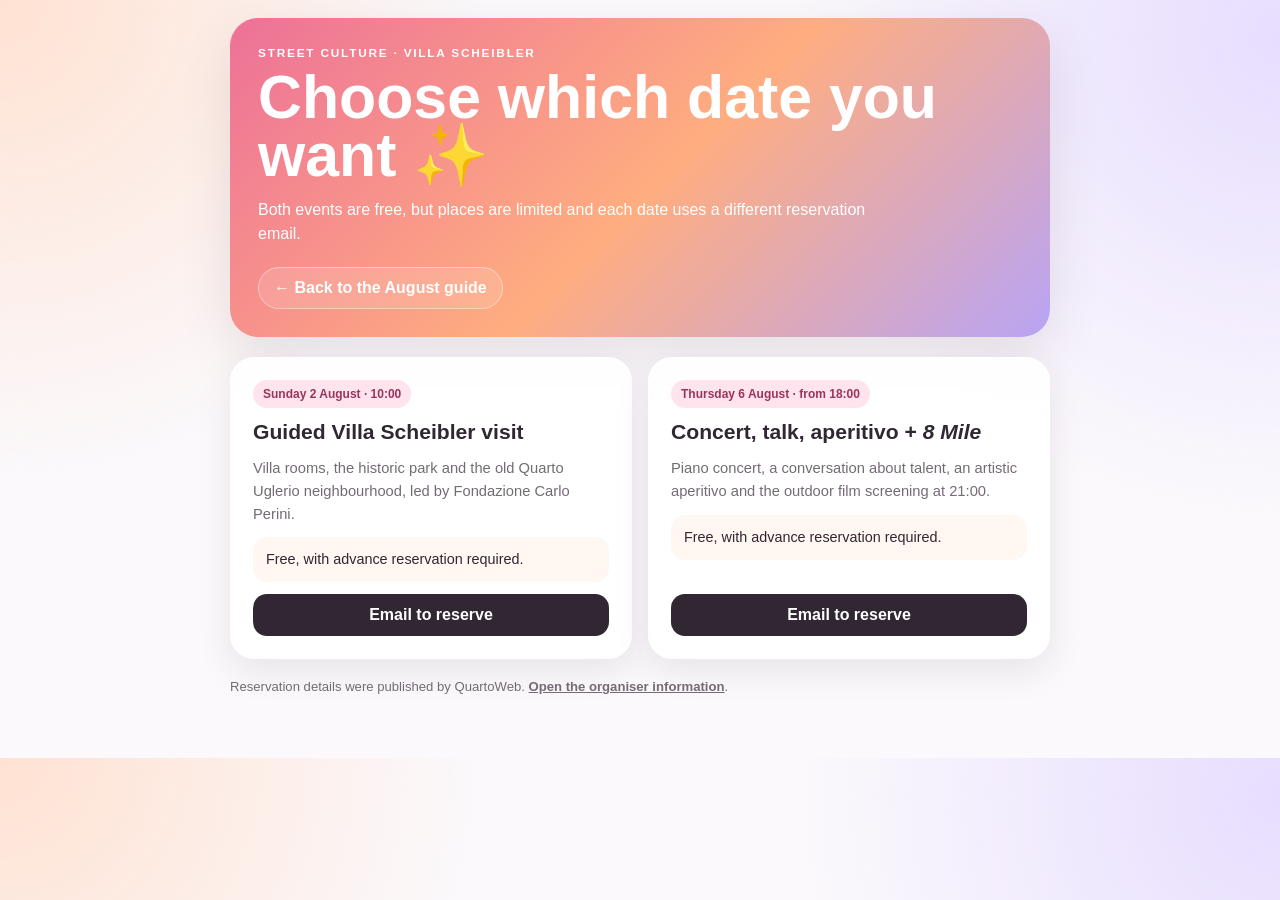
<file: imaan/street-culture-reservations.html>
<!doctype html>
<html lang="en">
<head>
  <meta charset="utf-8">
  <meta name="viewport" content="width=device-width,initial-scale=1">
  <meta name="theme-color" content="#ef7198">
  <meta name="robots" content="noindex,nofollow">
  <title>Street Culture reservations · Imaan in Milan</title>
  <style>
    :root{--ink:#302732;--muted:#746b75;--line:#eadfe7;--rose:#ef7198;--shadow:0 18px 50px rgba(83,54,73,.13)}
    *{box-sizing:border-box}
    body{margin:0;color:var(--ink);font-family:Inter,ui-sans-serif,-apple-system,BlinkMacSystemFont,"Segoe UI",sans-serif;background:radial-gradient(circle at 0 0,#ffe2d2 0,transparent 30rem),radial-gradient(circle at 100% 5%,#e7ddff 0,transparent 30rem),#fbf9fc}
    .wrap{width:min(820px,calc(100% - 28px));margin:auto;padding:18px 0 48px}
    .hero{padding:28px;border-radius:28px;color:#fff;background:linear-gradient(135deg,#ed7198,#ffad80 52%,#b8a4f5);box-shadow:var(--shadow)}
    .kicker{font-size:.74rem;text-transform:uppercase;letter-spacing:.15em;font-weight:900}
    h1{font-size:clamp(2rem,7vw,3.8rem);line-height:.96;margin:.5rem 0 .8rem}
    .hero p{margin:0;line-height:1.55;max-width:650px}
    .back{display:inline-flex;margin-top:20px;padding:11px 15px;border-radius:999px;color:#fff;text-decoration:none;background:#ffffff22;border:1px solid #ffffff66;font-weight:850}
    .grid{display:grid;grid-template-columns:repeat(2,minmax(0,1fr));gap:16px;margin-top:20px}
    .card{background:#fffffff2;border:1px solid #fff;border-radius:24px;padding:22px;box-shadow:0 12px 34px rgba(71,44,60,.1);display:flex;flex-direction:column;gap:12px}
    .date{display:inline-flex;align-self:flex-start;padding:7px 10px;border-radius:999px;background:#ffe4ed;color:#9b345d;font-size:.75rem;font-weight:900}
    h2{margin:0;font-size:1.32rem;line-height:1.18}
    .meta{color:var(--muted);font-size:.92rem;line-height:1.55}
    .note{padding:12px 13px;border-radius:14px;background:#fff7f2;font-size:.9rem;line-height:1.45}
    .reserve{margin-top:auto;display:flex;justify-content:center;padding:12px 14px;border-radius:14px;background:var(--ink);color:#fff;text-decoration:none;font-weight:900;text-align:center}
    .small{margin-top:18px;color:var(--muted);font-size:.82rem;line-height:1.5}
    .small a{color:inherit;font-weight:800}
    @media(max-width:650px){.grid{grid-template-columns:1fr}.hero{padding:24px 20px}}
  </style>
</head>
<body>
  <main class="wrap">
    <section class="hero">
      <div class="kicker">Street Culture · Villa Scheibler</div>
      <h1>Choose which date you want ✨</h1>
      <p>Both events are free, but places are limited and each date uses a different reservation email.</p>
      <a class="back" href="index.html">← Back to the August guide</a>
    </section>

    <section class="grid">
      <article class="card">
        <span class="date">Sunday 2 August · 10:00</span>
        <h2>Guided Villa Scheibler visit</h2>
        <div class="meta">Villa rooms, the historic park and the old Quarto Uglerio neighbourhood, led by Fondazione Carlo Perini.</div>
        <div class="note">Free, with advance reservation required.</div>
        <a class="reserve" href="mailto:info@fondazioneperini.org?subject=Reservation%20-%20Villa%20Scheibler%20guided%20visit%20-%202%20August%202026">Email to reserve</a>
      </article>

      <article class="card">
        <span class="date">Thursday 6 August · from 18:00</span>
        <h2>Concert, talk, aperitivo + <i>8 Mile</i></h2>
        <div class="meta">Piano concert, a conversation about talent, an artistic aperitivo and the outdoor film screening at 21:00.</div>
        <div class="note">Free, with advance reservation required.</div>
        <a class="reserve" href="mailto:prenotazionivillaperta@gmail.com?subject=Reservation%20-%20Street%20Culture%20-%206%20August%202026">Email to reserve</a>
      </article>
    </section>

    <p class="small">Reservation details were published by QuartoWeb. <a target="_blank" rel="noopener" href="https://www.quartoweb.it/">Open the organiser information</a>.</p>
  </main>
</body>
</html>
</file>
<file: imaan/style.css>
:root{--ink:#302732;--muted:#746b75;--line:#eadfe7;--rose:#ef7198;--shadow:0 18px 50px rgba(83,54,73,.13)}*{box-sizing:border-box}html{scroll-behavior:smooth}body{margin:0;color:var(--ink);font-family:Inter,ui-sans-serif,-apple-system,BlinkMacSystemFont,"Segoe UI",sans-serif;background:radial-gradient(circle at 0 0,#ffe2d2 0,transparent 30rem),radial-gradient(circle at 100% 5%,#e7ddff 0,transparent 30rem),#fbf9fc}.wrap{width:min(1120px,calc(100% - 28px));margin:auto}.hero{padding:18px 0}.heroBox{border-radius:30px;padding:32px;overflow:hidden;position:relative;color:#fff;background:linear-gradient(135deg,#ed7198,#ffad80 52%,#b8a4f5);box-shadow:var(--shadow)}.heroBox:after{content:"";position:absolute;width:260px;height:260px;border-radius:50%;right:-60px;bottom:-110px;background:#ffffff2c}.kicker{font-size:.75rem;text-transform:uppercase;letter-spacing:.16em;font-weight:900}.hero h1{font-size:clamp(2.25rem,7vw,4.8rem);line-height:.93;margin:.5rem 0 1rem;max-width:780px}.hero p{font-size:1.04rem;line-height:1.55;max-width:710px;margin:0}.actions,.filters,.cardActions{display:flex;gap:9px;flex-wrap:wrap}.actions{margin-top:22px;position:relative;z-index:1}button,.btn{border:0;border-radius:999px;padding:12px 16px;font-weight:850;cursor:pointer;text-decoration:none;display:inline-flex;align-items:center;justify-content:center}.glass{color:#fff;background:#ffffff22;border:1px solid #ffffff66}.glass:hover{background:#ffffff32}.filters{overflow:auto;flex-wrap:nowrap;padding:0 0 15px;scrollbar-width:none}.filters::-webkit-scrollbar{display:none}.filter{flex:0 0 auto;background:#fff;color:var(--ink);border:1px solid var(--line);box-shadow:0 6px 20px #3e29320a}.filter.active{background:var(--ink);color:#fff}.collection{margin-bottom:8px}.collection[hidden]{display:none}.sectionHead{display:flex;justify-content:space-between;align-items:end;margin:9px 0 14px}.sectionHead h2{margin:0;font-size:1.65rem}.sectionHead p{margin:0;color:var(--muted);font-size:.88rem}.sectionHead>div p{margin-top:4px}.grid{display:grid;grid-template-columns:1fr;gap:20px;padding-bottom:38px}.card{background:#fffffff0;border:1px solid #fff;border-radius:28px;box-shadow:0 14px 38px rgba(71,44,60,.12);overflow:hidden;display:grid;grid-template-columns:minmax(300px,40%) 1fr;min-height:310px}.visual{min-height:310px;padding:18px;position:relative;display:flex;align-items:flex-end;background-size:cover;background-position:center}.visual:before{content:"";position:absolute;inset:0;background:linear-gradient(180deg,transparent 18%,#251d296e 100%)}.emoji{position:relative;font-size:3.8rem;filter:drop-shadow(0 5px 12px #0005)}.music{background-image:linear-gradient(135deg,#482a70aa,#fa5a8faa),url('https://images.unsplash.com/photo-1501386761578-eac5c94b800a?auto=format&fit=crop&w=1200&q=80')}.workshop{background-image:linear-gradient(135deg,#f6b7a777,#ffe3a277),url('https://images.unsplash.com/photo-1610701596007-11502861dcfa?auto=format&fit=crop&w=1200&q=80')}.social{background-image:linear-gradient(135deg,#69c8b48c,#94a7f78c),url('https://images.unsplash.com/photo-1529156069898-49953e39b3ac?auto=format&fit=crop&w=1200&q=80')}.culture{background-image:linear-gradient(135deg,#1e2d67aa,#7285db88),url('https://images.unsplash.com/photo-1444703686981-a3abbc4d4fe3?auto=format&fit=crop&w=1200&q=80')}.food{background-image:linear-gradient(135deg,#b5684baa,#f0b47888),url('https://images.unsplash.com/photo-1513558161293-cdaf765ed2fd?auto=format&fit=crop&w=1200&q=80')}.adventure{background-image:linear-gradient(135deg,#183b52aa,#42a8a488),url('https://images.unsplash.com/photo-1526772662000-3f88f10405ff?auto=format&fit=crop&w=1200&q=80')}.fav{position:absolute;z-index:2;right:16px;top:16px;width:44px;height:44px;padding:0;border-radius:50%;background:#fffffff0;color:#846f7d;font-size:1.3rem}.fav.on{color:#e93672}.body{padding:26px;display:flex;flex-direction:column;gap:13px;min-width:0}.contentDate{margin:-26px -26px 2px;padding:18px 26px;background:linear-gradient(90deg,#ffe3ed,#fff1e7);border-bottom:1px solid #f2d1dc;display:flex;align-items:center;justify-content:space-between;gap:15px}.dateLeft{display:flex;align-items:center;gap:12px;min-width:0}.dateIcon{width:44px;height:44px;flex:0 0 44px;border-radius:14px;background:#fff;display:grid;place-items:center;box-shadow:0 6px 18px #73394f18;font-size:1.2rem}.dateCopy{min-width:0}.dateCopy small{display:block;color:#9c4364;font-size:.65rem;letter-spacing:.13em;text-transform:uppercase;font-weight:950}.dateCopy strong{display:block;margin-top:3px;font-size:1.12rem;line-height:1.22}.dateTime{font-weight:950;font-size:1rem;color:#5d3a4c;white-space:nowrap}.tags{display:flex;gap:6px;flex-wrap:wrap}.tag{font-size:.69rem;font-weight:900;padding:6px 8px;border-radius:999px;background:#f4eef4;color:#6c596b}.tag.hot{background:#ffe1e7;color:#a62a53}.card h3{margin:0;font-size:1.58rem;line-height:1.13}.meta{display:grid;gap:8px;color:var(--muted);font-size:.94rem}.note{background:#fff7f2;border-radius:15px;padding:13px 14px;line-height:1.48;font-size:.92rem}.cardActions{margin-top:auto}.cardActions a{flex:1;border-radius:14px;padding:12px;font-size:.86rem}.book{background:var(--ink);color:#fff}.map{background:#f1ebf2;color:var(--ink)}.empty{display:none;text-align:center;color:var(--muted);padding:50px}.footer{color:var(--muted);font-size:.8rem;line-height:1.55;padding-bottom:45px}.toast{position:fixed;left:50%;bottom:18px;transform:translate(-50%,20px);opacity:0;background:var(--ink);color:#fff;padding:11px 16px;border-radius:999px;transition:.2s;z-index:10}.toast.show{opacity:1;transform:translate(-50%,0)}body[data-source="ongoing"] .contentDate{background:linear-gradient(90deg,#eee7ff,#e8f8f4);border-bottom-color:#dcd5ed}body[data-source="ongoing"] .dateCopy small{color:#6c589b}@media(max-width:760px){.heroBox{padding:25px 21px;border-radius:24px}.actions{align-items:stretch}.actions>*{flex:1 1 auto}.card{grid-template-columns:1fr;min-height:0}.visual{min-height:220px}.body{padding:21px}.contentDate{margin:-21px -21px 2px;padding:16px 21px;align-items:flex-start}.dateCopy strong{font-size:1rem}.dateTime{font-size:.93rem;padding-top:17px}.sectionHead{align-items:start;flex-direction:column;gap:4px}.card h3{font-size:1.42rem}}
</file>
<file: imaan/layout-image-right.css>
body[data-source="upcoming"] .card{grid-template-columns:1fr minmax(230px,28%)}
body[data-source="upcoming"] .body{grid-column:1;grid-row:1}
body[data-source="upcoming"] .visual{grid-column:2;grid-row:1;min-height:310px}
@media(max-width:760px){
  body[data-source="upcoming"] .card{grid-template-columns:1fr}
  body[data-source="upcoming"] .visual{grid-column:1;grid-row:1;min-height:220px}
  body[data-source="upcoming"] .body{grid-column:1;grid-row:2}
}
</file>
<file: imaan/three-actions.css>
body[data-source="upcoming"] .cardActions{
  display:grid;
  grid-template-columns:repeat(3,minmax(0,1fr));
  gap:8px;
}
body[data-source="upcoming"] .cardActions a,
body[data-source="upcoming"] .cardActions span{
  min-width:0;
  padding:11px 8px;
  white-space:nowrap;
  border-radius:14px;
  font-size:.82rem;
  font-weight:850;
  text-align:center;
}
body[data-source="upcoming"] .cardActions .details{
  background:#fff;
  color:var(--ink);
  border:1px solid var(--line);
}
body[data-source="upcoming"] .cardActions .details:hover{
  background:#fbf6fa;
}
body[data-source="upcoming"] .cardActions .map{
  background:#ffe9f0;
  color:#8d3c5b;
}
body[data-source="upcoming"] .cardActions .disabled{
  opacity:.5;
  cursor:not-allowed;
  user-select:none;
}
@media(max-width:420px){
  body[data-source="upcoming"] .cardActions{
    gap:6px;
  }
  body[data-source="upcoming"] .cardActions a,
  body[data-source="upcoming"] .cardActions span{
    padding:10px 4px;
    font-size:.73rem;
  }
}
</file>
<file: imaan/header-actions.css>
.hero .actions{display:grid;grid-template-columns:repeat(2,minmax(0,1fr));max-width:430px}.hero .actions>*{width:100%;min-height:44px;text-align:center;font-size:.86rem}@media(max-width:520px){.hero .actions{grid-template-columns:1fr;max-width:none}}
</file>
<file: new-flat-setup/style.css>
:root{
  --bg:#f4efe6;--paper:#fffdf8;--ink:#172321;--muted:#65706c;--line:#d9d3c9;
  --sage:#dbe8dd;--sage-ink:#234c36;--blue:#dfeaf3;--blue-ink:#274d67;
  --amber:#f4e4bd;--amber-ink:#6e4d0c;--rose:#f3dfda;--rose-ink:#7a392f;
  --stone:#e9e6df;--shadow:0 16px 48px rgba(36,45,41,.10);--radius:22px;
}
*{box-sizing:border-box}
html{scroll-behavior:smooth}
body{margin:0;background:linear-gradient(160deg,#f7f2e9 0%,#eef3ee 100%);color:var(--ink);font-family:Inter,ui-sans-serif,-apple-system,BlinkMacSystemFont,"Segoe UI",sans-serif;line-height:1.5;min-height:100vh}
button,input,select{font:inherit}
a{color:inherit}
.shell{max-width:1240px;margin:0 auto;padding:22px clamp(16px,3vw,34px) 70px}
.topbar{display:flex;align-items:center;justify-content:space-between;gap:18px;padding:6px 0 22px}
.brand{display:flex;align-items:center;gap:12px;font-weight:760;letter-spacing:-.02em}
.brand-mark{width:38px;height:38px;border-radius:13px;background:var(--ink);color:#fff;display:grid;place-items:center;font-size:18px;box-shadow:var(--shadow)}
.top-actions{display:flex;gap:8px;flex-wrap:wrap;justify-content:flex-end}
.button{border:1px solid var(--line);background:rgba(255,255,255,.66);color:var(--ink);padding:10px 14px;border-radius:999px;text-decoration:none;cursor:pointer;display:inline-flex;align-items:center;gap:8px;font-weight:650;transition:.18s ease}
.button:hover{transform:translateY(-1px);border-color:#a9b2ad;background:#fff}
.button.primary{background:var(--ink);color:#fff;border-color:var(--ink)}
.hero{background:rgba(255,253,248,.86);border:1px solid rgba(255,255,255,.75);border-radius:32px;padding:clamp(24px,5vw,56px);box-shadow:var(--shadow);position:relative;overflow:hidden}
.hero:after{content:"";position:absolute;width:280px;height:280px;border-radius:50%;background:radial-gradient(circle,var(--sage),transparent 70%);right:-70px;top:-100px;opacity:.85;pointer-events:none}
.kicker{text-transform:uppercase;letter-spacing:.14em;font-size:.72rem;font-weight:800;color:var(--sage-ink);margin:0 0 14px}
h1{font-size:clamp(2.35rem,7vw,5.65rem);line-height:.94;letter-spacing:-.065em;max-width:880px;margin:0}
.hero-copy{font-size:clamp(1rem,2vw,1.22rem);max-width:690px;color:var(--muted);margin:24px 0}
.hero-actions{display:flex;gap:10px;flex-wrap:wrap;position:relative;z-index:1}
.micro{margin-top:18px;color:var(--muted);font-size:.82rem}
.stats{display:grid;grid-template-columns:repeat(6,minmax(120px,1fr));gap:10px;margin:18px 0 30px}
.stat{background:rgba(255,255,255,.68);border:1px solid var(--line);border-radius:18px;padding:15px}
.stat strong{font-size:1.6rem;display:block;letter-spacing:-.04em}
.stat span{font-size:.75rem;color:var(--muted);text-transform:uppercase;letter-spacing:.08em;font-weight:750}
.section{margin:34px 0}
.section-head{display:flex;align-items:end;justify-content:space-between;gap:20px;margin-bottom:14px}
.section-head h2{font-size:clamp(1.45rem,3vw,2.2rem);letter-spacing:-.045em;margin:0}
.section-head p{max-width:660px;color:var(--muted);margin:0}
.decision{display:grid;grid-template-columns:1.2fr .8fr;gap:14px}
.decision-main,.decision-side{border-radius:var(--radius);padding:24px;background:var(--ink);color:#fff;box-shadow:var(--shadow)}
.decision-side{background:var(--paper);color:var(--ink);border:1px solid var(--line)}
.decision h3{font-size:1.55rem;letter-spacing:-.04em;margin:0 0 12px}
.decision ul{padding-left:20px;margin:12px 0 0}
.decision li{margin:8px 0}
.verdict{display:inline-flex;background:#fff;color:var(--ink);padding:7px 10px;border-radius:999px;font-weight:800;font-size:.75rem;letter-spacing:.05em;text-transform:uppercase}
.focus-grid{display:grid;grid-template-columns:repeat(3,1fr);gap:14px}
.focus-card{background:var(--paper);border:1px solid var(--line);border-radius:var(--radius);padding:22px;display:flex;flex-direction:column;min-height:220px}
.focus-card .num{width:34px;height:34px;border-radius:12px;background:var(--stone);display:grid;place-items:center;font-weight:800;margin-bottom:24px}
.focus-card h3{font-size:1.25rem;letter-spacing:-.03em;margin:0 0 8px}
.focus-card p{color:var(--muted);margin:0 0 20px;flex:1}
.guardrails{display:grid;grid-template-columns:repeat(4,1fr);gap:10px}
.guardrail{border:1px solid var(--line);background:rgba(255,255,255,.63);border-radius:18px;padding:16px}
.guardrail strong{display:block;margin-bottom:4px}
.guardrail span{color:var(--muted);font-size:.88rem}
.provided-grid{display:grid;grid-template-columns:repeat(3,1fr);gap:10px}
.provided-card{background:rgba(255,255,255,.62);border:1px solid var(--line);border-radius:17px;padding:16px}
.provided-card span{font-size:.72rem;text-transform:uppercase;letter-spacing:.09em;font-weight:800;color:var(--sage-ink)}
.provided-card p{margin:6px 0 0;font-size:.92rem}
.controls-wrap{position:sticky;top:8px;z-index:20;background:rgba(244,239,230,.88);backdrop-filter:blur(14px);border:1px solid rgba(217,211,201,.9);border-radius:22px;padding:12px;box-shadow:0 8px 28px rgba(36,45,41,.08);margin:16px 0}
.tabs{display:flex;gap:7px;overflow-x:auto;padding-bottom:8px;scrollbar-width:none}
.tabs::-webkit-scrollbar{display:none}
.tab{border:1px solid var(--line);background:#fff;padding:9px 12px;border-radius:999px;white-space:nowrap;cursor:pointer;font-size:.86rem;font-weight:720}
.tab.active{background:var(--ink);border-color:var(--ink);color:#fff}
.filters{display:grid;grid-template-columns:1fr minmax(180px,.35fr) auto;gap:8px}
.search,.select{width:100%;border:1px solid var(--line);border-radius:13px;background:#fff;padding:11px 13px;color:var(--ink)}
.progress-line{display:flex;align-items:center;gap:10px;color:var(--muted);font-size:.83rem;margin-top:9px}
.progress-bar{height:7px;background:#ddd8cf;border-radius:999px;overflow:hidden;flex:1}
.progress-bar i{display:block;height:100%;background:var(--sage-ink);width:0%;border-radius:inherit;transition:width .25s ease}
.list{display:grid;grid-template-columns:repeat(2,minmax(0,1fr));gap:10px}
.item{background:var(--paper);border:1px solid var(--line);border-radius:19px;padding:18px;display:grid;grid-template-columns:auto 1fr;gap:14px;transition:.18s ease}
.item:hover{box-shadow:0 10px 26px rgba(36,45,41,.07);transform:translateY(-1px)}
.item.done{opacity:.62}
.check{width:25px;height:25px;border:1.5px solid #9aa39e;border-radius:9px;background:#fff;display:grid;place-items:center;cursor:pointer;color:transparent;margin-top:2px}
.item.done .check{background:var(--sage-ink);border-color:var(--sage-ink);color:#fff}
.item-top{display:flex;align-items:flex-start;justify-content:space-between;gap:8px}
.item h3{font-size:1rem;line-height:1.25;margin:0;letter-spacing:-.02em}
.qty{font-size:.76rem;color:var(--muted);white-space:nowrap}
.badges{display:flex;flex-wrap:wrap;gap:5px;margin:9px 0}
.badge{font-size:.65rem;font-weight:800;letter-spacing:.06em;text-transform:uppercase;border-radius:999px;padding:5px 8px;background:var(--stone)}
.badge.now{background:var(--rose);color:var(--rose-ink)} .badge.week{background:var(--amber);color:var(--amber-ink)}
.badge.later{background:var(--blue);color:var(--blue-ink)} .badge.covered{background:var(--sage);color:var(--sage-ink)}
.badge.agent{background:#eadff2;color:#604077} .badge.skip{background:#e6e4e0;color:#5c5b57}
.product{font-weight:650;font-size:.9rem;margin:0 0 6px}
.reason,.notes,.basis{font-size:.84rem;color:var(--muted);margin:5px 0}
.basis{font-size:.73rem;text-transform:uppercase;letter-spacing:.06em;font-weight:700;color:#78817c}
.item-actions{display:flex;gap:7px;flex-wrap:wrap;margin-top:13px}
.item-actions a{text-decoration:none;border:1px solid var(--line);border-radius:999px;padding:7px 10px;font-size:.78rem;font-weight:720;background:#fff}
.empty{grid-column:1/-1;text-align:center;padding:60px 20px;color:var(--muted);border:1px dashed var(--line);border-radius:22px}
.agent-grid{display:grid;grid-template-columns:repeat(2,1fr);gap:10px}
.agent-card{background:var(--paper);border:1px solid var(--line);border-left:5px solid #79528f;border-radius:18px;padding:18px}
.agent-card h3{margin:0 0 8px;font-size:1rem}
.agent-card p{margin:5px 0;color:var(--muted);font-size:.88rem}
.sources{background:rgba(255,255,255,.62);border:1px solid var(--line);border-radius:var(--radius);padding:22px}
.sources details{border-top:1px solid var(--line);padding:13px 0}
.sources details:first-of-type{border-top:0}
.sources summary{cursor:pointer;font-weight:750}
.sources p{color:var(--muted);font-size:.9rem;max-width:780px}
.footer{margin-top:38px;border-top:1px solid var(--line);padding-top:18px;color:var(--muted);font-size:.78rem;display:flex;justify-content:space-between;gap:18px;flex-wrap:wrap}
.toast{position:fixed;right:18px;bottom:18px;background:var(--ink);color:#fff;padding:12px 15px;border-radius:14px;box-shadow:var(--shadow);opacity:0;transform:translateY(10px);pointer-events:none;transition:.2s;z-index:99}
.toast.show{opacity:1;transform:translateY(0)}
.hidden{display:none!important}
@media(max-width:980px){.stats{grid-template-columns:repeat(3,1fr)}.decision{grid-template-columns:1fr}.focus-grid,.provided-grid{grid-template-columns:1fr 1fr}.guardrails{grid-template-columns:1fr 1fr}}
@media(max-width:720px){.shell{padding-left:12px;padding-right:12px}.topbar{align-items:flex-start}.top-actions .button:not(.primary){display:none}.hero{border-radius:24px}.stats{grid-template-columns:repeat(2,1fr)}.focus-grid,.provided-grid,.guardrails,.list,.agent-grid{grid-template-columns:1fr}.filters{grid-template-columns:1fr}.controls-wrap{top:4px}h1{font-size:3.2rem}}
@media(prefers-reduced-motion:reduce){*{scroll-behavior:auto!important;transition:none!important}}
@media print{body{background:#fff}.top-actions,.hero-actions,.controls-wrap,.item-actions,.toast{display:none!important}.shell{max-width:none}.hero,.item,.provided-card,.agent-card,.sources{box-shadow:none;break-inside:avoid}.list{grid-template-columns:1fr 1fr}}
</file>
